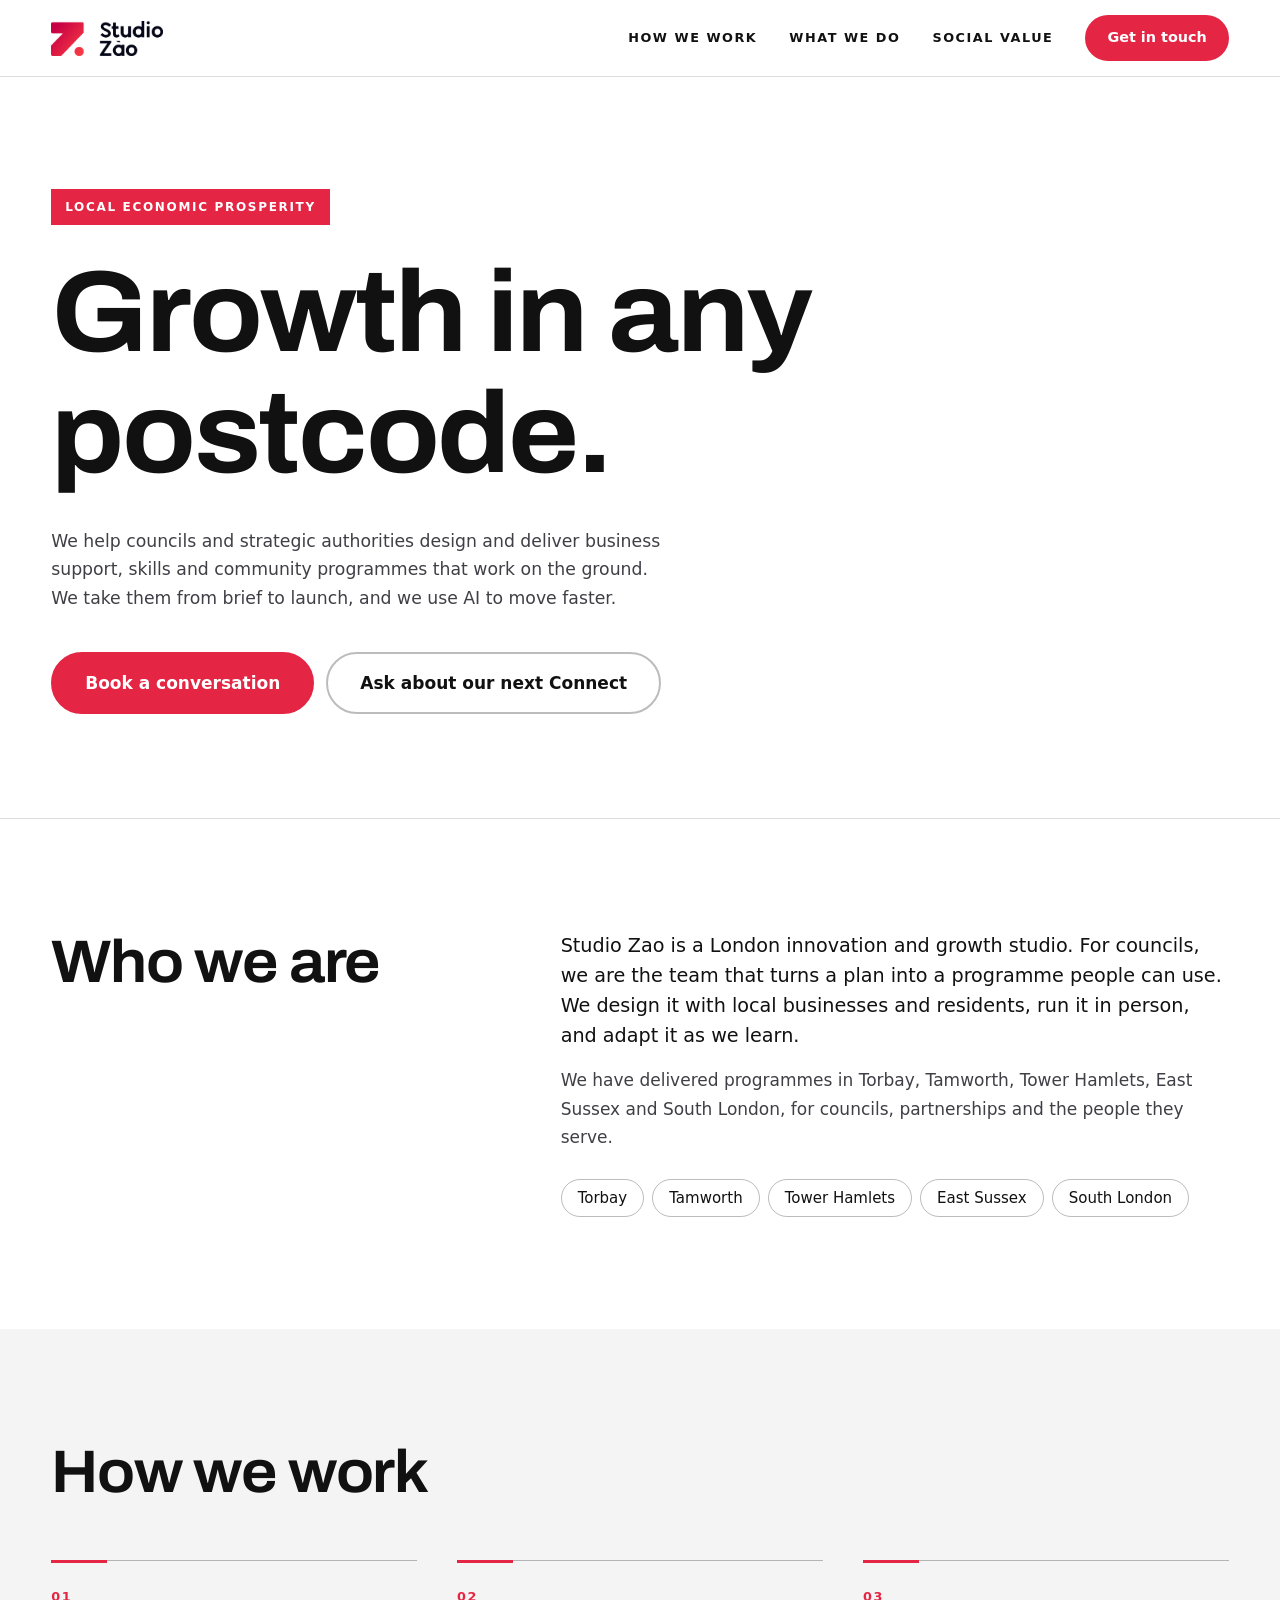
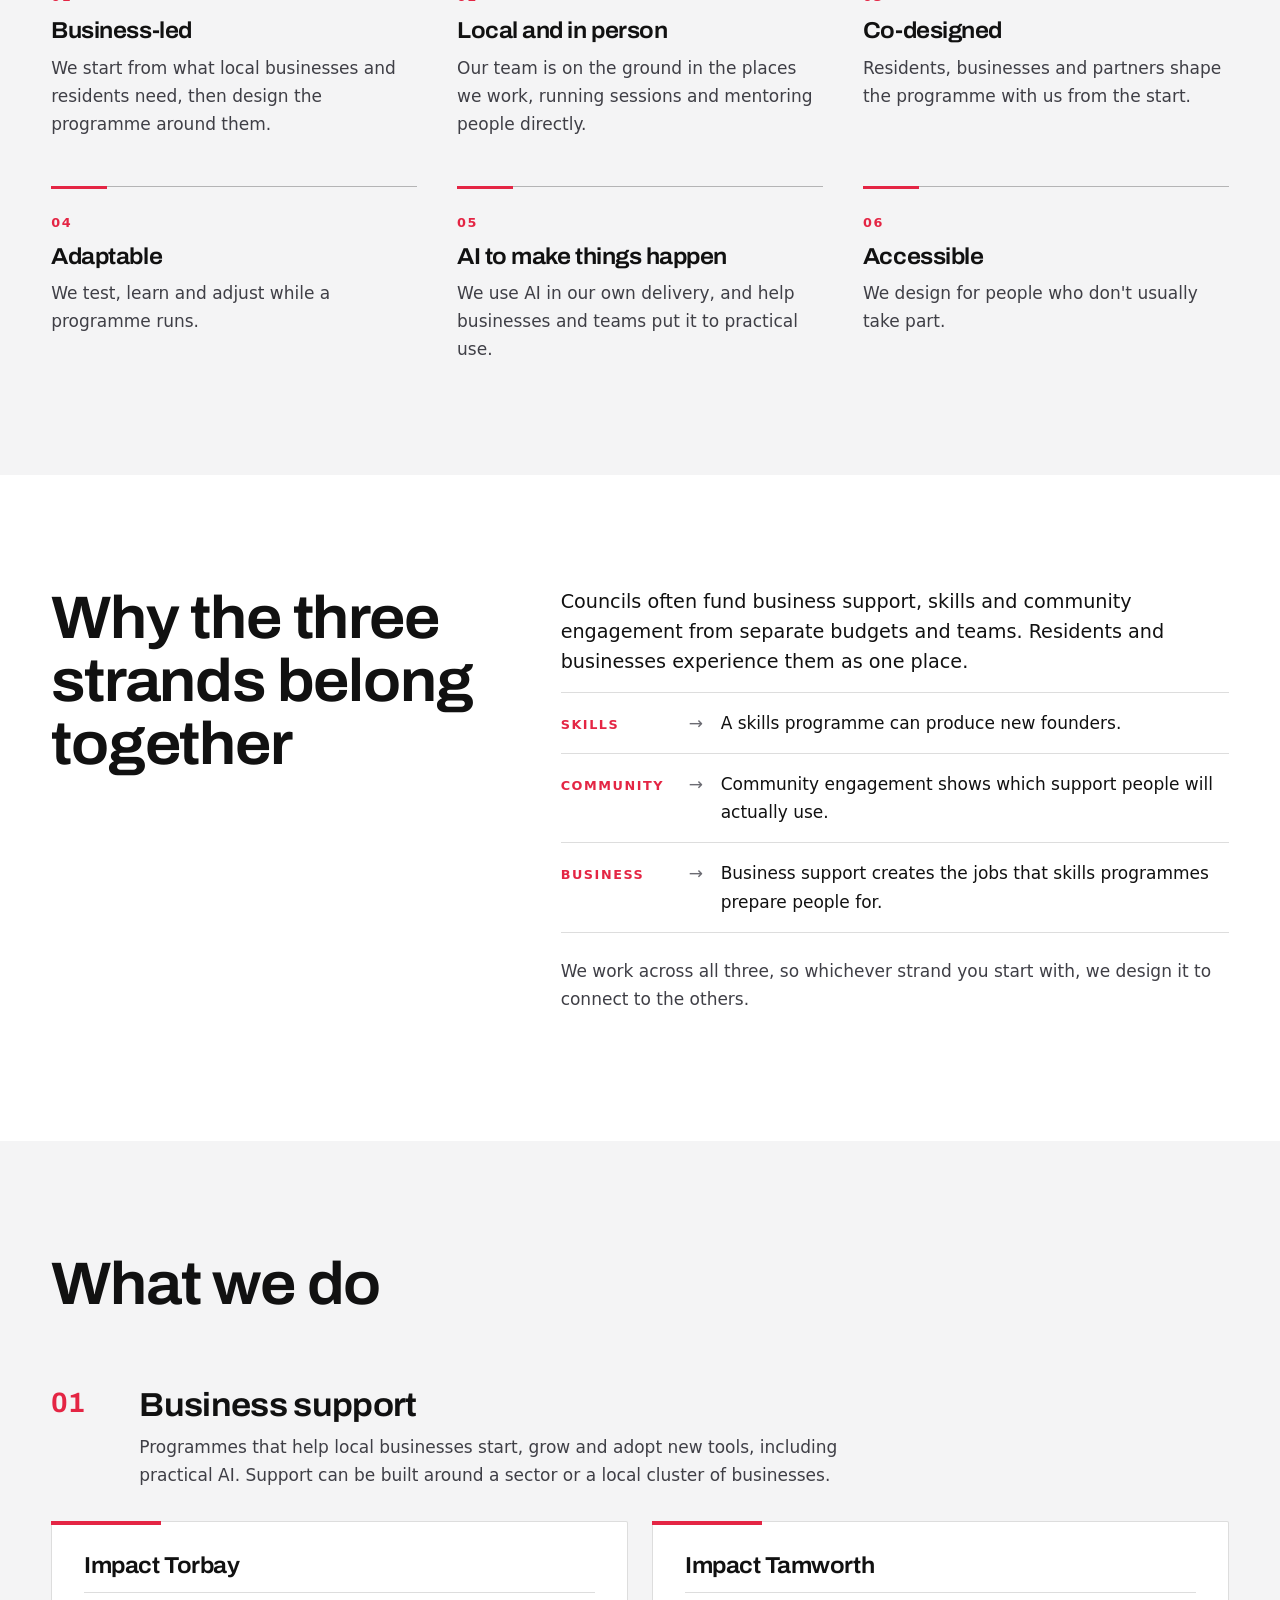
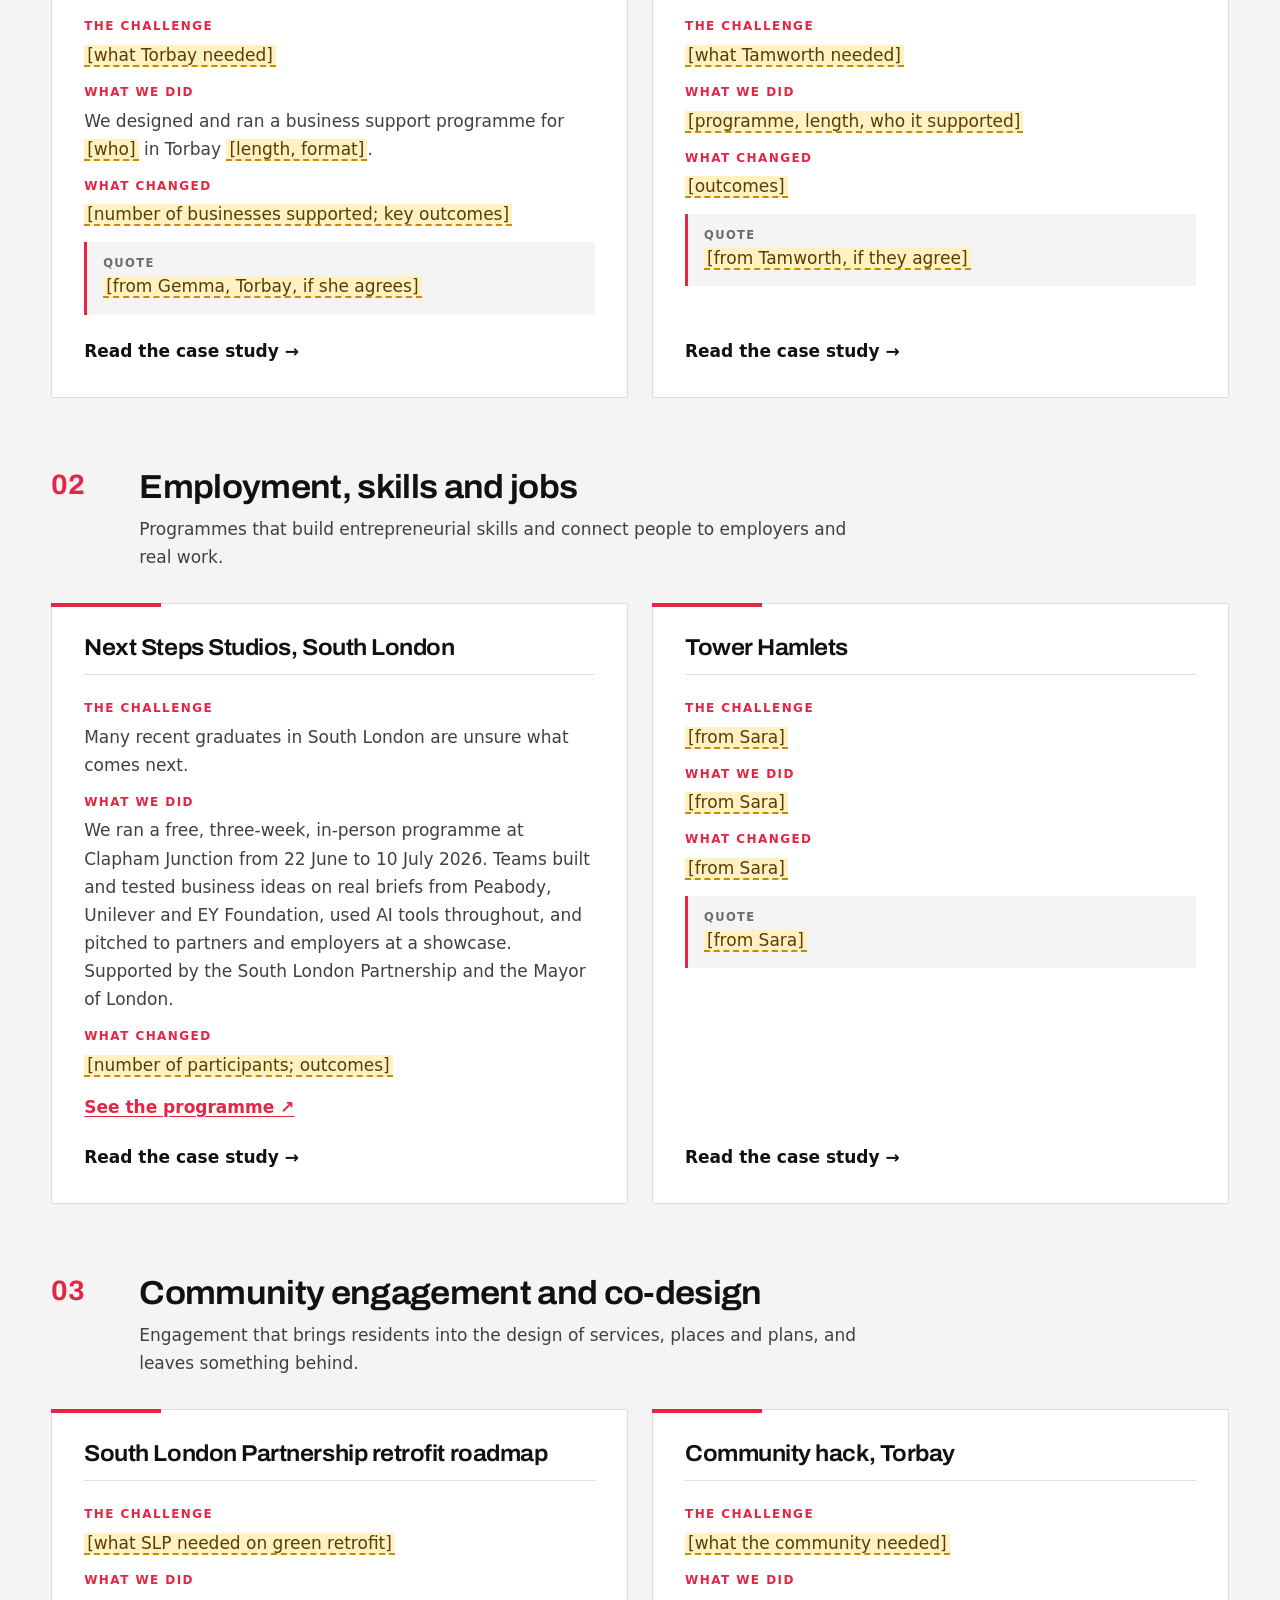
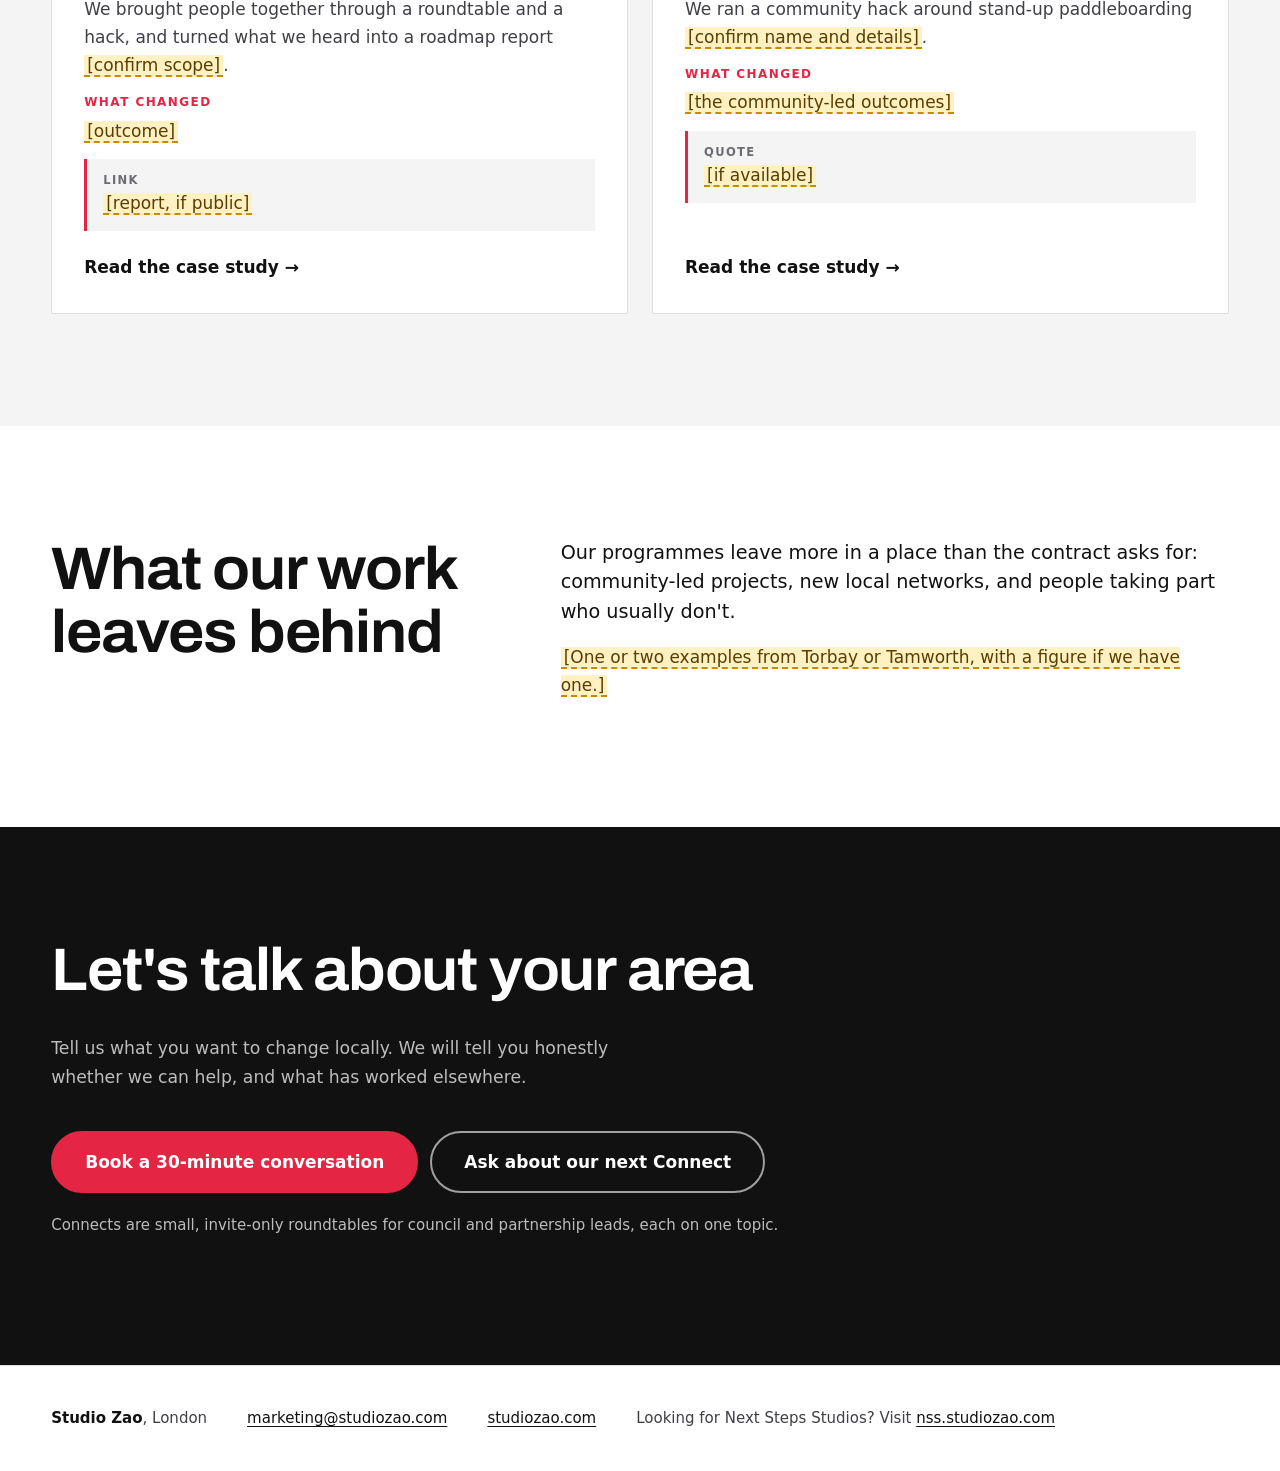
<file: index.html>
<!doctype html>
<html lang="en-GB">
<head>
<meta charset="utf-8">
<meta name="viewport" content="width=device-width, initial-scale=1">
<title>Local economic prosperity | Studio Zao</title>
<meta name="description" content="Studio Zao helps councils and strategic authorities design and deliver business support, skills and community programmes that work on the ground.">
<link rel="preconnect" href="https://fonts.googleapis.com"><link rel="preconnect" href="https://fonts.gstatic.com" crossorigin><link href="https://fonts.googleapis.com/css2?family=Archivo:wdth,wght@100..125,500..900&display=swap" rel="stylesheet"><link rel="preconnect" href="https://api.fontshare.com"><link href="https://api.fontshare.com/v2/css?f[]=satoshi@400,500,700&display=swap" rel="stylesheet">
<link rel="stylesheet" href="styles.css">
<script>document.documentElement.classList.add('js')</script>
</head>
<body>
<a class="skip" href="#main">Skip to content</a>
<header class="site-header">
  <div class="wrap bar">
    <a class="brand" href="index.html"><img src="assets/studiozao-logo.png" alt="Studio Zao" width="113" height="35"></a>
    <nav aria-label="Main">
      <a href="index.html#how">How we work</a>
      <a href="index.html#what">What we do</a>
      <a href="index.html#value">Social value</a>
      <a class="btn btn-small" href="index.html#contact">Get in touch</a>
    </nav>
  </div>
</header>
<main id="main">
<section class="hero">
  <div class="wrap">
    <p class="label">Local economic prosperity</p>
    <h1>Growth in any postcode.</h1>
    <p class="lede">We help councils and strategic authorities design and deliver business support, skills and community programmes that work on the ground. We take them from brief to launch, and we use AI to move faster.</p>
    <div class="actions">
      <a class="btn" href="mailto:chris@studiozao.com?subject=Local%20economic%20prosperity%3A%2030-minute%20conversation">Book a conversation</a>
      <a class="btn btn-ghost" href="mailto:marketing@studiozao.com?subject=Next%20Connect">Ask about our next Connect</a>
    </div>
  </div>
</section>

<section class="section" id="who">
  <div class="wrap split">
    <h2 class="reveal">Who we are</h2>
    <div class="reveal">
      <p class="big">Studio Zao is a London innovation and growth studio. For councils, we are the team that turns a plan into a programme people can use. We design it with local businesses and residents, run it in person, and adapt it as we learn.</p>
      <p>We have delivered programmes in Torbay, Tamworth, Tower Hamlets, East Sussex and South London, for councils, partnerships and the people they serve.</p>
      <ul class="places" aria-label="Places we have worked"><li>Torbay</li><li>Tamworth</li><li>Tower Hamlets</li><li>East Sussex</li><li>South London</li></ul>
    </div>
  </div>
</section>

<section class="section tint" id="how">
  <div class="wrap">
    <h2 class="reveal">How we work</h2>
    <ol class="how">
      <li class="reveal"><h3>Business-led</h3><p>We start from what local businesses and residents need, then design the programme around them.</p></li><li class="reveal"><h3>Local and in person</h3><p>Our team is on the ground in the places we work, running sessions and mentoring people directly.</p></li><li class="reveal"><h3>Co-designed</h3><p>Residents, businesses and partners shape the programme with us from the start.</p></li><li class="reveal"><h3>Adaptable</h3><p>We test, learn and adjust while a programme runs.</p></li><li class="reveal"><h3>AI to make things happen</h3><p>We use AI in our own delivery, and help businesses and teams put it to practical use.</p></li><li class="reveal"><h3>Accessible</h3><p>We design for people who don't usually take part.</p></li>
    </ol>
  </div>
</section>

<section class="section" id="why">
  <div class="wrap split">
    <h2 class="reveal">Why the three strands belong together</h2>
    <div class="reveal">
      <p class="big">Councils often fund business support, skills and community engagement from separate budgets and teams. Residents and businesses experience them as one place.</p>
      <ul class="links">
        <li><span class="from">Skills</span><span class="arrow" aria-hidden="true">&rarr;</span><span>A skills programme can produce new founders.</span></li>
        <li><span class="from">Community</span><span class="arrow" aria-hidden="true">&rarr;</span><span>Community engagement shows which support people will actually use.</span></li>
        <li><span class="from">Business</span><span class="arrow" aria-hidden="true">&rarr;</span><span>Business support creates the jobs that skills programmes prepare people for.</span></li>
      </ul>
      <p>We work across all three, so whichever strand you start with, we design it to connect to the others.</p>
    </div>
  </div>
</section>

<section class="section tint" id="what">
  <div class="wrap">
    <h2 class="reveal">What we do</h2>
    <div class="strand" id="business">
      <div class="strand-head reveal">
        <p class="num">01</p>
        <h3>Business support</h3>
        <p>Programmes that help local businesses start, grow and adopt new tools, including practical AI. Support can be built around a sector or a local cluster of businesses.</p>
      </div>
      <div class="cards">
        <article class="card reveal">
  <h4><a href="case-studies/impact-torbay.html">Impact Torbay</a></h4>
  <dl>
    <dt>The challenge</dt><dd><span class="ph">[what Torbay needed]</span></dd>
    <dt>What we did</dt><dd>We designed and ran a business support programme for <span class="ph">[who]</span> in Torbay <span class="ph">[length, format]</span>.</dd>
    <dt>What changed</dt><dd><span class="ph">[number of businesses supported; key outcomes]</span></dd>
  </dl>
  <blockquote class="proof"><span class="k">Quote</span> <span class="ph">[from Gemma, Torbay, if she agrees]</span></blockquote>
  <a class="more" href="case-studies/impact-torbay.html" aria-label="Read the full case study: Impact Torbay">Read the case study <span aria-hidden="true">&rarr;</span></a>
</article><article class="card reveal">
  <h4><a href="case-studies/impact-tamworth.html">Impact Tamworth</a></h4>
  <dl>
    <dt>The challenge</dt><dd><span class="ph">[what Tamworth needed]</span></dd>
    <dt>What we did</dt><dd><span class="ph">[programme, length, who it supported]</span></dd>
    <dt>What changed</dt><dd><span class="ph">[outcomes]</span></dd>
  </dl>
  <blockquote class="proof"><span class="k">Quote</span> <span class="ph">[from Tamworth, if they agree]</span></blockquote>
  <a class="more" href="case-studies/impact-tamworth.html" aria-label="Read the full case study: Impact Tamworth">Read the case study <span aria-hidden="true">&rarr;</span></a>
</article>
      </div>
    </div>
    <div class="strand" id="skills">
      <div class="strand-head reveal">
        <p class="num">02</p>
        <h3>Employment, skills and jobs</h3>
        <p>Programmes that build entrepreneurial skills and connect people to employers and real work.</p>
      </div>
      <div class="cards">
        <article class="card reveal">
  <h4><a href="case-studies/next-steps-studios.html">Next Steps Studios, South London</a></h4>
  <dl>
    <dt>The challenge</dt><dd>Many recent graduates in South London are unsure what comes next.</dd>
    <dt>What we did</dt><dd>We ran a free, three-week, in-person programme at Clapham Junction from 22 June to 10 July 2026. Teams built and tested business ideas on real briefs from Peabody, Unilever and EY Foundation, used AI tools throughout, and pitched to partners and employers at a showcase. Supported by the South London Partnership and the Mayor of London.</dd>
    <dt>What changed</dt><dd><span class="ph">[number of participants; outcomes]</span></dd>
  </dl>
  <a class="ext" href="https://nss.studiozao.com">See the programme <span aria-hidden="true">&#8599;</span></a>
  <a class="more" href="case-studies/next-steps-studios.html" aria-label="Read the full case study: Next Steps Studios, South London">Read the case study <span aria-hidden="true">&rarr;</span></a>
</article><article class="card reveal">
  <h4><a href="case-studies/tower-hamlets.html">Tower Hamlets</a></h4>
  <dl>
    <dt>The challenge</dt><dd><span class="ph">[from Sara]</span></dd>
    <dt>What we did</dt><dd><span class="ph">[from Sara]</span></dd>
    <dt>What changed</dt><dd><span class="ph">[from Sara]</span></dd>
  </dl>
  <blockquote class="proof"><span class="k">Quote</span> <span class="ph">[from Sara]</span></blockquote>
  <a class="more" href="case-studies/tower-hamlets.html" aria-label="Read the full case study: Tower Hamlets">Read the case study <span aria-hidden="true">&rarr;</span></a>
</article>
      </div>
    </div>
    <div class="strand" id="community">
      <div class="strand-head reveal">
        <p class="num">03</p>
        <h3>Community engagement and co-design</h3>
        <p>Engagement that brings residents into the design of services, places and plans, and leaves something behind.</p>
      </div>
      <div class="cards">
        <article class="card reveal">
  <h4><a href="case-studies/slp-retrofit-roadmap.html">South London Partnership retrofit roadmap</a></h4>
  <dl>
    <dt>The challenge</dt><dd><span class="ph">[what SLP needed on green retrofit]</span></dd>
    <dt>What we did</dt><dd>We brought people together through a roundtable and a hack, and turned what we heard into a roadmap report <span class="ph">[confirm scope]</span>.</dd>
    <dt>What changed</dt><dd><span class="ph">[outcome]</span></dd>
  </dl>
  <p class="proof"><span class="k">Link</span> <span class="ph">[report, if public]</span></p>
  <a class="more" href="case-studies/slp-retrofit-roadmap.html" aria-label="Read the full case study: South London Partnership retrofit roadmap">Read the case study <span aria-hidden="true">&rarr;</span></a>
</article><article class="card reveal">
  <h4><a href="case-studies/torbay-community-hack.html">Community hack, Torbay</a></h4>
  <dl>
    <dt>The challenge</dt><dd><span class="ph">[what the community needed]</span></dd>
    <dt>What we did</dt><dd>We ran a community hack around stand-up paddleboarding <span class="ph">[confirm name and details]</span>.</dd>
    <dt>What changed</dt><dd><span class="ph">[the community-led outcomes]</span></dd>
  </dl>
  <blockquote class="proof"><span class="k">Quote</span> <span class="ph">[if available]</span></blockquote>
  <a class="more" href="case-studies/torbay-community-hack.html" aria-label="Read the full case study: Community hack, Torbay">Read the case study <span aria-hidden="true">&rarr;</span></a>
</article>
      </div>
    </div>
  </div>
</section>

<section class="section" id="value">
  <div class="wrap split">
    <h2 class="reveal">What our work leaves behind</h2>
    <div class="reveal">
      <p class="big">Our programmes leave more in a place than the contract asks for: community-led projects, new local networks, and people taking part who usually don't.</p>
      <p><span class="ph">[One or two examples from Torbay or Tamworth, with a figure if we have one.]</span></p>
    </div>
  </div>
</section>

<section class="cta" id="contact">
  <div class="wrap">
    <h2>Let's talk about your area</h2>
    <p class="lede">Tell us what you want to change locally. We will tell you honestly whether we can help, and what has worked elsewhere.</p>
    <div class="actions">
      <a class="btn btn-light" href="mailto:chris@studiozao.com?subject=Local%20economic%20prosperity%3A%2030-minute%20conversation">Book a 30-minute conversation</a>
      <a class="btn btn-ghost-light" href="mailto:marketing@studiozao.com?subject=Next%20Connect">Ask about our next Connect</a>
    </div>
    <p class="small">Connects are small, invite-only roundtables for council and partnership leads, each on one topic.</p>
  </div>
</section>
</main>
<footer class="site-footer">
  <div class="wrap foot">
    <p><strong>Studio Zao</strong>, London</p>
    <p><a href="mailto:marketing@studiozao.com">marketing@studiozao.com</a></p>
    <p><a href="https://studiozao.com">studiozao.com</a></p>
    <p>Looking for Next Steps Studios? Visit <a href="https://nss.studiozao.com">nss.studiozao.com</a></p>
  </div>
</footer>
<script>
(function(){
  if(!('IntersectionObserver' in window))return;
  var io=new IntersectionObserver(function(es){es.forEach(function(e){if(e.isIntersecting){e.target.classList.add('in');io.unobserve(e.target);}})},{rootMargin:'0px 0px -8% 0px'});
  document.querySelectorAll('.reveal').forEach(function(el){io.observe(el)});
})();
</script>
</body>
</html>
</file>
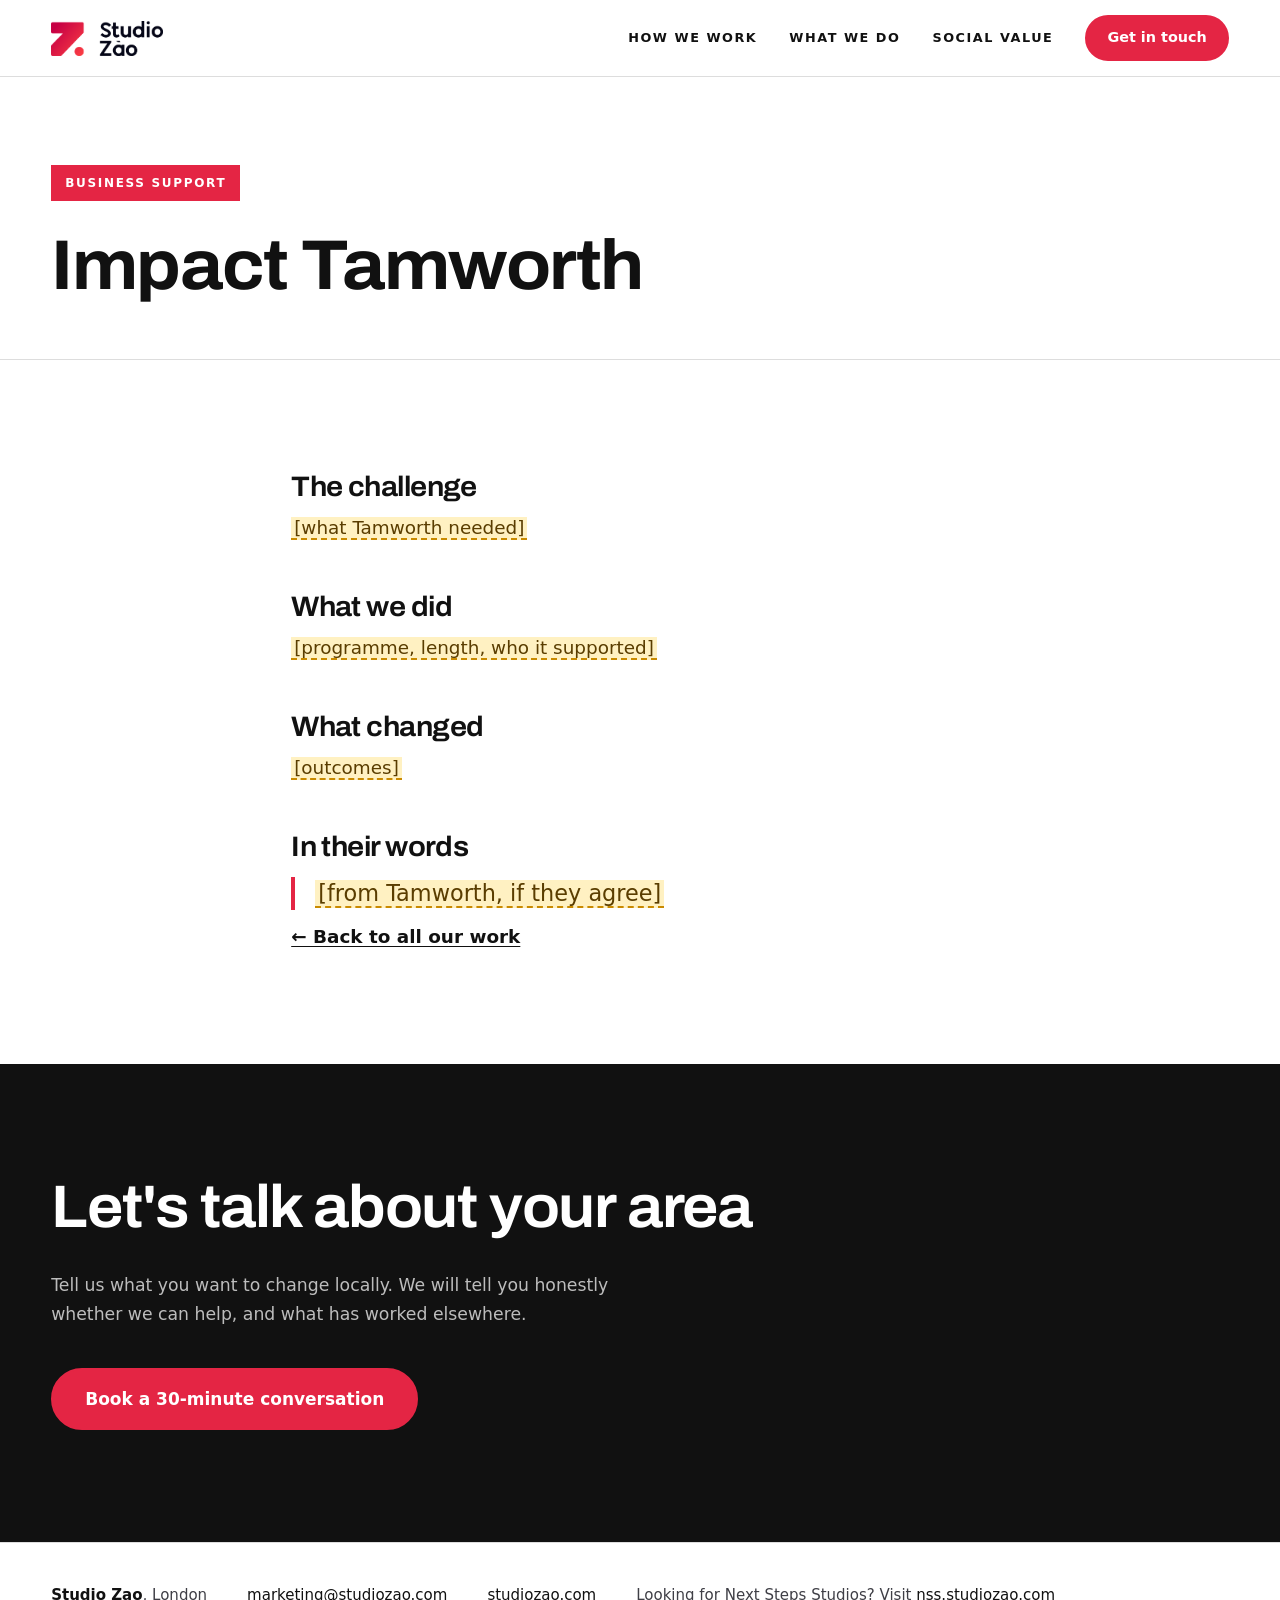
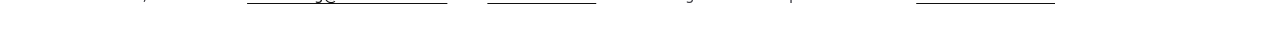
<file: case-studies/impact-tamworth.html>
<!doctype html>
<html lang="en-GB">
<head>
<meta charset="utf-8">
<meta name="viewport" content="width=device-width, initial-scale=1">
<title>Impact Tamworth | Local economic prosperity | Studio Zao</title>
<meta name="description" content="Case study: Impact Tamworth. Business support by Studio Zao.">
<link rel="preconnect" href="https://fonts.googleapis.com"><link rel="preconnect" href="https://fonts.gstatic.com" crossorigin><link href="https://fonts.googleapis.com/css2?family=Archivo:wdth,wght@100..125,500..900&display=swap" rel="stylesheet"><link rel="preconnect" href="https://api.fontshare.com"><link href="https://api.fontshare.com/v2/css?f[]=satoshi@400,500,700&display=swap" rel="stylesheet">
<link rel="stylesheet" href="../styles.css">
<script>document.documentElement.classList.add('js')</script>
</head>
<body>
<a class="skip" href="#main">Skip to content</a>
<header class="site-header">
  <div class="wrap bar">
    <a class="brand" href="../index.html"><img src="../assets/studiozao-logo.png" alt="Studio Zao" width="113" height="35"></a>
    <nav aria-label="Main">
      <a href="../index.html#how">How we work</a>
      <a href="../index.html#what">What we do</a>
      <a href="../index.html#value">Social value</a>
      <a class="btn btn-small" href="../index.html#contact">Get in touch</a>
    </nav>
  </div>
</header>
<main id="main">
<section class="hero hero-case">
  <div class="wrap">
    <p class="label"><a href="../index.html#business">Business support</a></p>
    <h1>Impact Tamworth</h1>
  </div>
</section>
<section class="section">
  <div class="wrap case">
    <h2>The challenge</h2><p><span class="ph">[what Tamworth needed]</span></p>
    <h2>What we did</h2><p><span class="ph">[programme, length, who it supported]</span></p>
    <h2>What changed</h2><p><span class="ph">[outcomes]</span></p>
    
    
    <h2>In their words</h2><blockquote class="pull"><span class="ph">[from Tamworth, if they agree]</span></blockquote>
    <p class="back"><a href="../index.html#what">&larr; Back to all our work</a></p>
  </div>
</section>
<section class="cta">
  <div class="wrap">
    <h2>Let's talk about your area</h2>
    <p class="lede">Tell us what you want to change locally. We will tell you honestly whether we can help, and what has worked elsewhere.</p>
    <div class="actions"><a class="btn btn-light" href="mailto:chris@studiozao.com?subject=Local%20economic%20prosperity%3A%2030-minute%20conversation">Book a 30-minute conversation</a></div>
  </div>
</section>
</main>
<footer class="site-footer">
  <div class="wrap foot">
    <p><strong>Studio Zao</strong>, London</p>
    <p><a href="mailto:marketing@studiozao.com">marketing@studiozao.com</a></p>
    <p><a href="https://studiozao.com">studiozao.com</a></p>
    <p>Looking for Next Steps Studios? Visit <a href="https://nss.studiozao.com">nss.studiozao.com</a></p>
  </div>
</footer>
<script>
(function(){
  if(!('IntersectionObserver' in window))return;
  var io=new IntersectionObserver(function(es){es.forEach(function(e){if(e.isIntersecting){e.target.classList.add('in');io.unobserve(e.target);}})},{rootMargin:'0px 0px -8% 0px'});
  document.querySelectorAll('.reveal').forEach(function(el){io.observe(el)});
})();
</script>
</body>
</html>
</file>
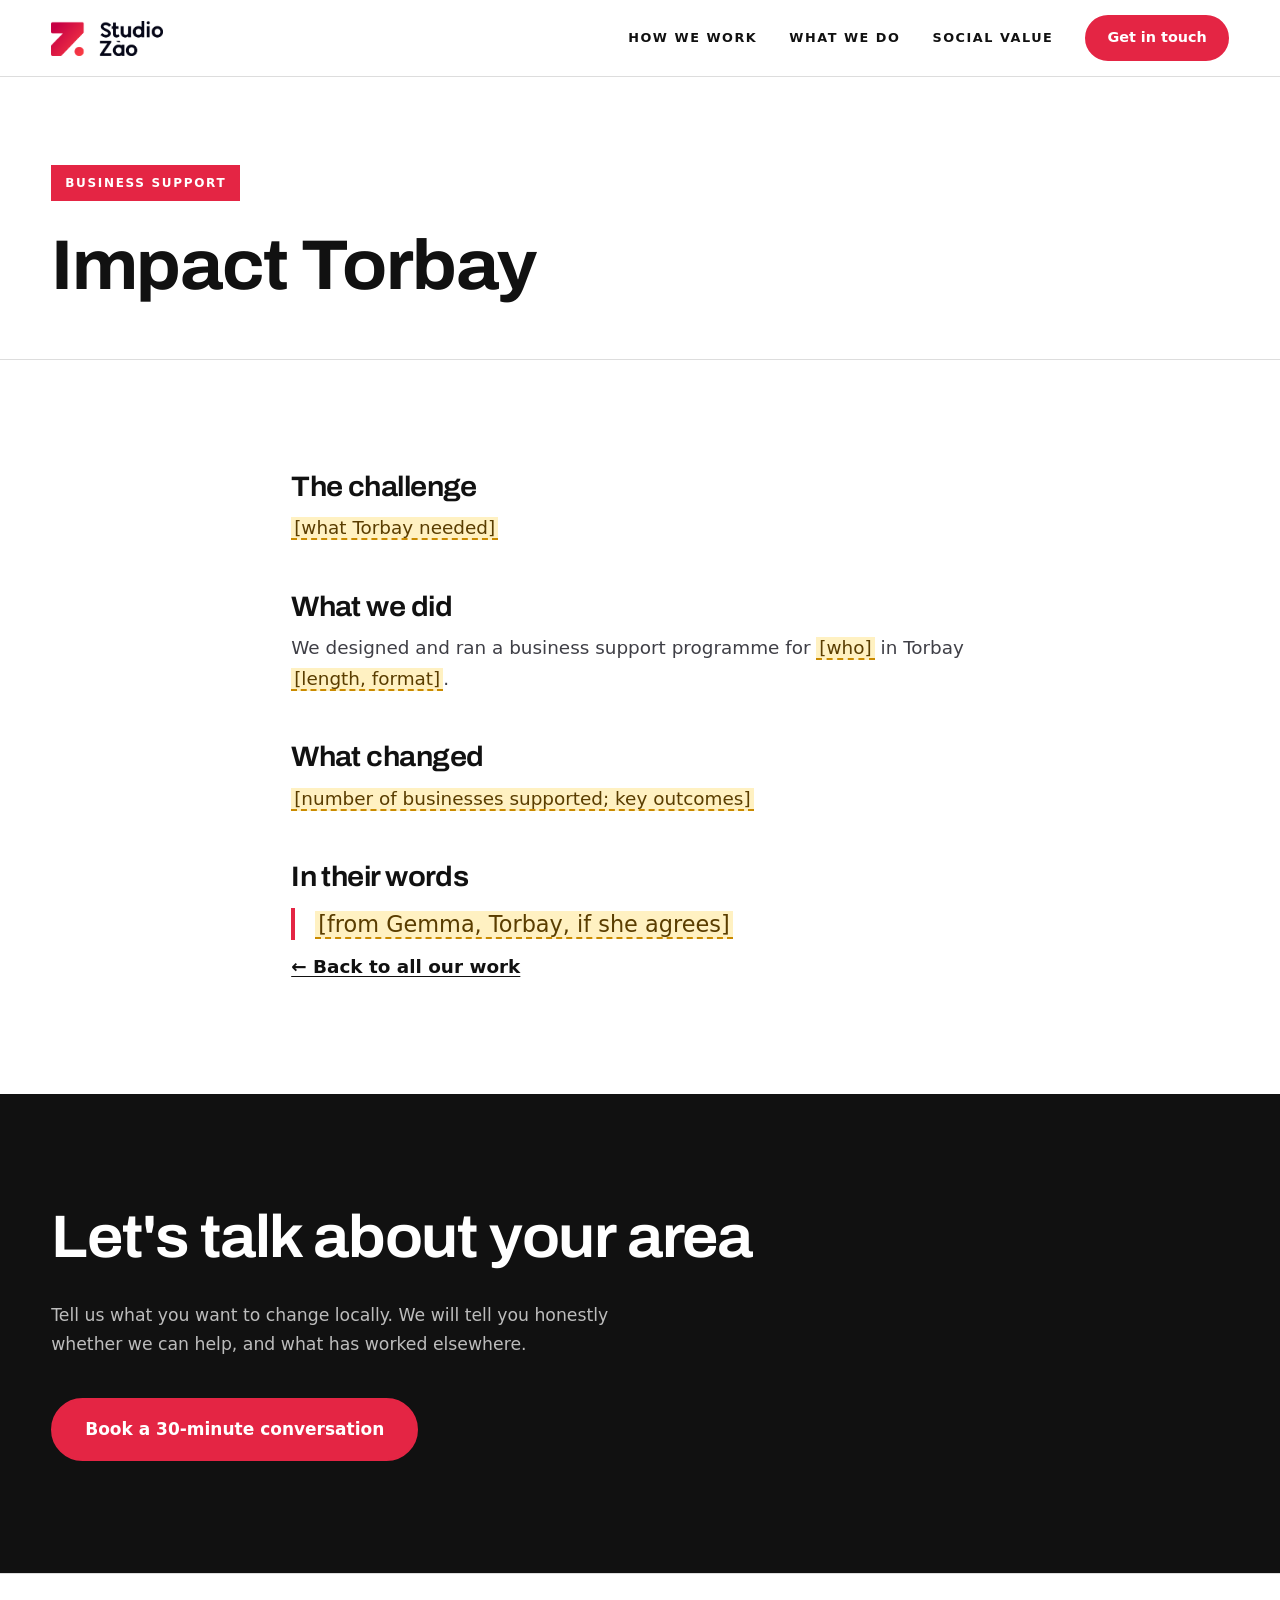
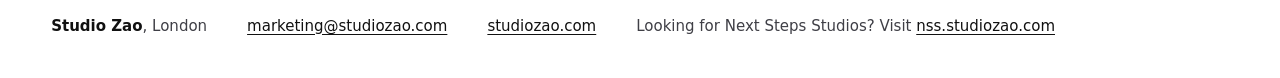
<file: case-studies/impact-torbay.html>
<!doctype html>
<html lang="en-GB">
<head>
<meta charset="utf-8">
<meta name="viewport" content="width=device-width, initial-scale=1">
<title>Impact Torbay | Local economic prosperity | Studio Zao</title>
<meta name="description" content="Case study: Impact Torbay. Business support by Studio Zao.">
<link rel="preconnect" href="https://fonts.googleapis.com"><link rel="preconnect" href="https://fonts.gstatic.com" crossorigin><link href="https://fonts.googleapis.com/css2?family=Archivo:wdth,wght@100..125,500..900&display=swap" rel="stylesheet"><link rel="preconnect" href="https://api.fontshare.com"><link href="https://api.fontshare.com/v2/css?f[]=satoshi@400,500,700&display=swap" rel="stylesheet">
<link rel="stylesheet" href="../styles.css">
<script>document.documentElement.classList.add('js')</script>
</head>
<body>
<a class="skip" href="#main">Skip to content</a>
<header class="site-header">
  <div class="wrap bar">
    <a class="brand" href="../index.html"><img src="../assets/studiozao-logo.png" alt="Studio Zao" width="113" height="35"></a>
    <nav aria-label="Main">
      <a href="../index.html#how">How we work</a>
      <a href="../index.html#what">What we do</a>
      <a href="../index.html#value">Social value</a>
      <a class="btn btn-small" href="../index.html#contact">Get in touch</a>
    </nav>
  </div>
</header>
<main id="main">
<section class="hero hero-case">
  <div class="wrap">
    <p class="label"><a href="../index.html#business">Business support</a></p>
    <h1>Impact Torbay</h1>
  </div>
</section>
<section class="section">
  <div class="wrap case">
    <h2>The challenge</h2><p><span class="ph">[what Torbay needed]</span></p>
    <h2>What we did</h2><p>We designed and ran a business support programme for <span class="ph">[who]</span> in Torbay <span class="ph">[length, format]</span>.</p>
    <h2>What changed</h2><p><span class="ph">[number of businesses supported; key outcomes]</span></p>
    
    
    <h2>In their words</h2><blockquote class="pull"><span class="ph">[from Gemma, Torbay, if she agrees]</span></blockquote>
    <p class="back"><a href="../index.html#what">&larr; Back to all our work</a></p>
  </div>
</section>
<section class="cta">
  <div class="wrap">
    <h2>Let's talk about your area</h2>
    <p class="lede">Tell us what you want to change locally. We will tell you honestly whether we can help, and what has worked elsewhere.</p>
    <div class="actions"><a class="btn btn-light" href="mailto:chris@studiozao.com?subject=Local%20economic%20prosperity%3A%2030-minute%20conversation">Book a 30-minute conversation</a></div>
  </div>
</section>
</main>
<footer class="site-footer">
  <div class="wrap foot">
    <p><strong>Studio Zao</strong>, London</p>
    <p><a href="mailto:marketing@studiozao.com">marketing@studiozao.com</a></p>
    <p><a href="https://studiozao.com">studiozao.com</a></p>
    <p>Looking for Next Steps Studios? Visit <a href="https://nss.studiozao.com">nss.studiozao.com</a></p>
  </div>
</footer>
<script>
(function(){
  if(!('IntersectionObserver' in window))return;
  var io=new IntersectionObserver(function(es){es.forEach(function(e){if(e.isIntersecting){e.target.classList.add('in');io.unobserve(e.target);}})},{rootMargin:'0px 0px -8% 0px'});
  document.querySelectorAll('.reveal').forEach(function(el){io.observe(el)});
})();
</script>
</body>
</html>
</file>
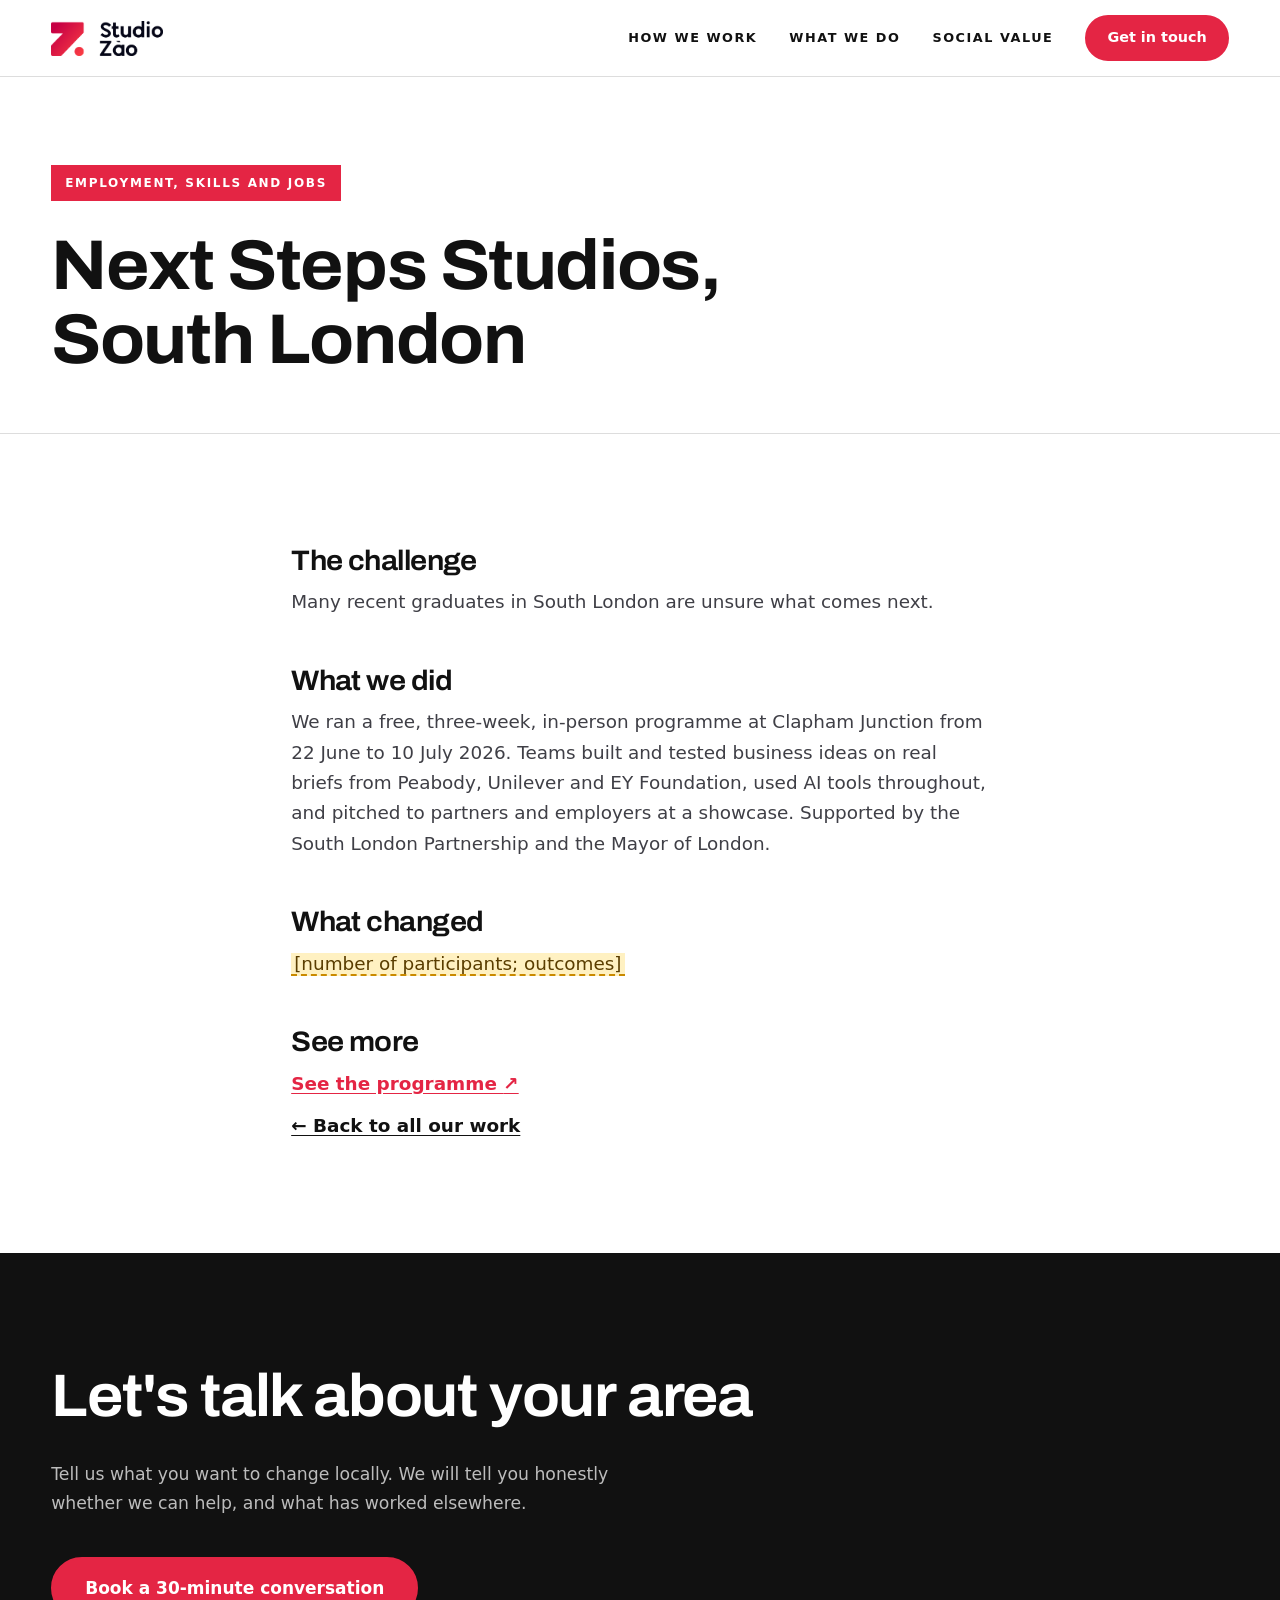
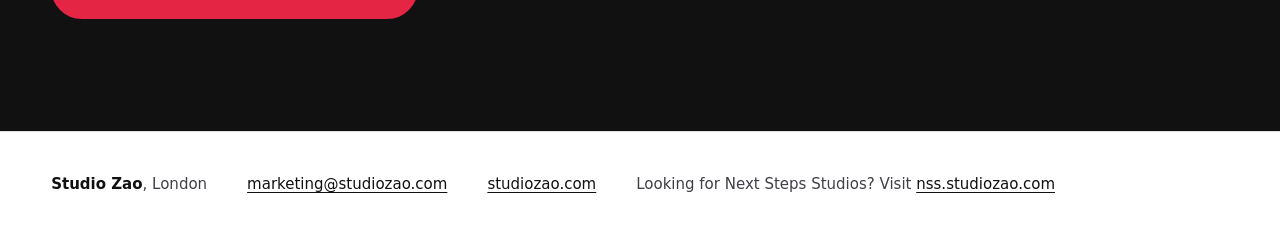
<file: case-studies/next-steps-studios.html>
<!doctype html>
<html lang="en-GB">
<head>
<meta charset="utf-8">
<meta name="viewport" content="width=device-width, initial-scale=1">
<title>Next Steps Studios, South London | Local economic prosperity | Studio Zao</title>
<meta name="description" content="Case study: Next Steps Studios, South London. Employment, skills and jobs by Studio Zao.">
<link rel="preconnect" href="https://fonts.googleapis.com"><link rel="preconnect" href="https://fonts.gstatic.com" crossorigin><link href="https://fonts.googleapis.com/css2?family=Archivo:wdth,wght@100..125,500..900&display=swap" rel="stylesheet"><link rel="preconnect" href="https://api.fontshare.com"><link href="https://api.fontshare.com/v2/css?f[]=satoshi@400,500,700&display=swap" rel="stylesheet">
<link rel="stylesheet" href="../styles.css">
<script>document.documentElement.classList.add('js')</script>
</head>
<body>
<a class="skip" href="#main">Skip to content</a>
<header class="site-header">
  <div class="wrap bar">
    <a class="brand" href="../index.html"><img src="../assets/studiozao-logo.png" alt="Studio Zao" width="113" height="35"></a>
    <nav aria-label="Main">
      <a href="../index.html#how">How we work</a>
      <a href="../index.html#what">What we do</a>
      <a href="../index.html#value">Social value</a>
      <a class="btn btn-small" href="../index.html#contact">Get in touch</a>
    </nav>
  </div>
</header>
<main id="main">
<section class="hero hero-case">
  <div class="wrap">
    <p class="label"><a href="../index.html#skills">Employment, skills and jobs</a></p>
    <h1>Next Steps Studios, South London</h1>
  </div>
</section>
<section class="section">
  <div class="wrap case">
    <h2>The challenge</h2><p>Many recent graduates in South London are unsure what comes next.</p>
    <h2>What we did</h2><p>We ran a free, three-week, in-person programme at Clapham Junction from 22 June to 10 July 2026. Teams built and tested business ideas on real briefs from Peabody, Unilever and EY Foundation, used AI tools throughout, and pitched to partners and employers at a showcase. Supported by the South London Partnership and the Mayor of London.</p>
    <h2>What changed</h2><p><span class="ph">[number of participants; outcomes]</span></p>
    <h2>See more</h2><p><a class="ext" href="https://nss.studiozao.com">See the programme <span aria-hidden="true">&#8599;</span></a></p>
    
    
    <p class="back"><a href="../index.html#what">&larr; Back to all our work</a></p>
  </div>
</section>
<section class="cta">
  <div class="wrap">
    <h2>Let's talk about your area</h2>
    <p class="lede">Tell us what you want to change locally. We will tell you honestly whether we can help, and what has worked elsewhere.</p>
    <div class="actions"><a class="btn btn-light" href="mailto:chris@studiozao.com?subject=Local%20economic%20prosperity%3A%2030-minute%20conversation">Book a 30-minute conversation</a></div>
  </div>
</section>
</main>
<footer class="site-footer">
  <div class="wrap foot">
    <p><strong>Studio Zao</strong>, London</p>
    <p><a href="mailto:marketing@studiozao.com">marketing@studiozao.com</a></p>
    <p><a href="https://studiozao.com">studiozao.com</a></p>
    <p>Looking for Next Steps Studios? Visit <a href="https://nss.studiozao.com">nss.studiozao.com</a></p>
  </div>
</footer>
<script>
(function(){
  if(!('IntersectionObserver' in window))return;
  var io=new IntersectionObserver(function(es){es.forEach(function(e){if(e.isIntersecting){e.target.classList.add('in');io.unobserve(e.target);}})},{rootMargin:'0px 0px -8% 0px'});
  document.querySelectorAll('.reveal').forEach(function(el){io.observe(el)});
})();
</script>
</body>
</html>
</file>
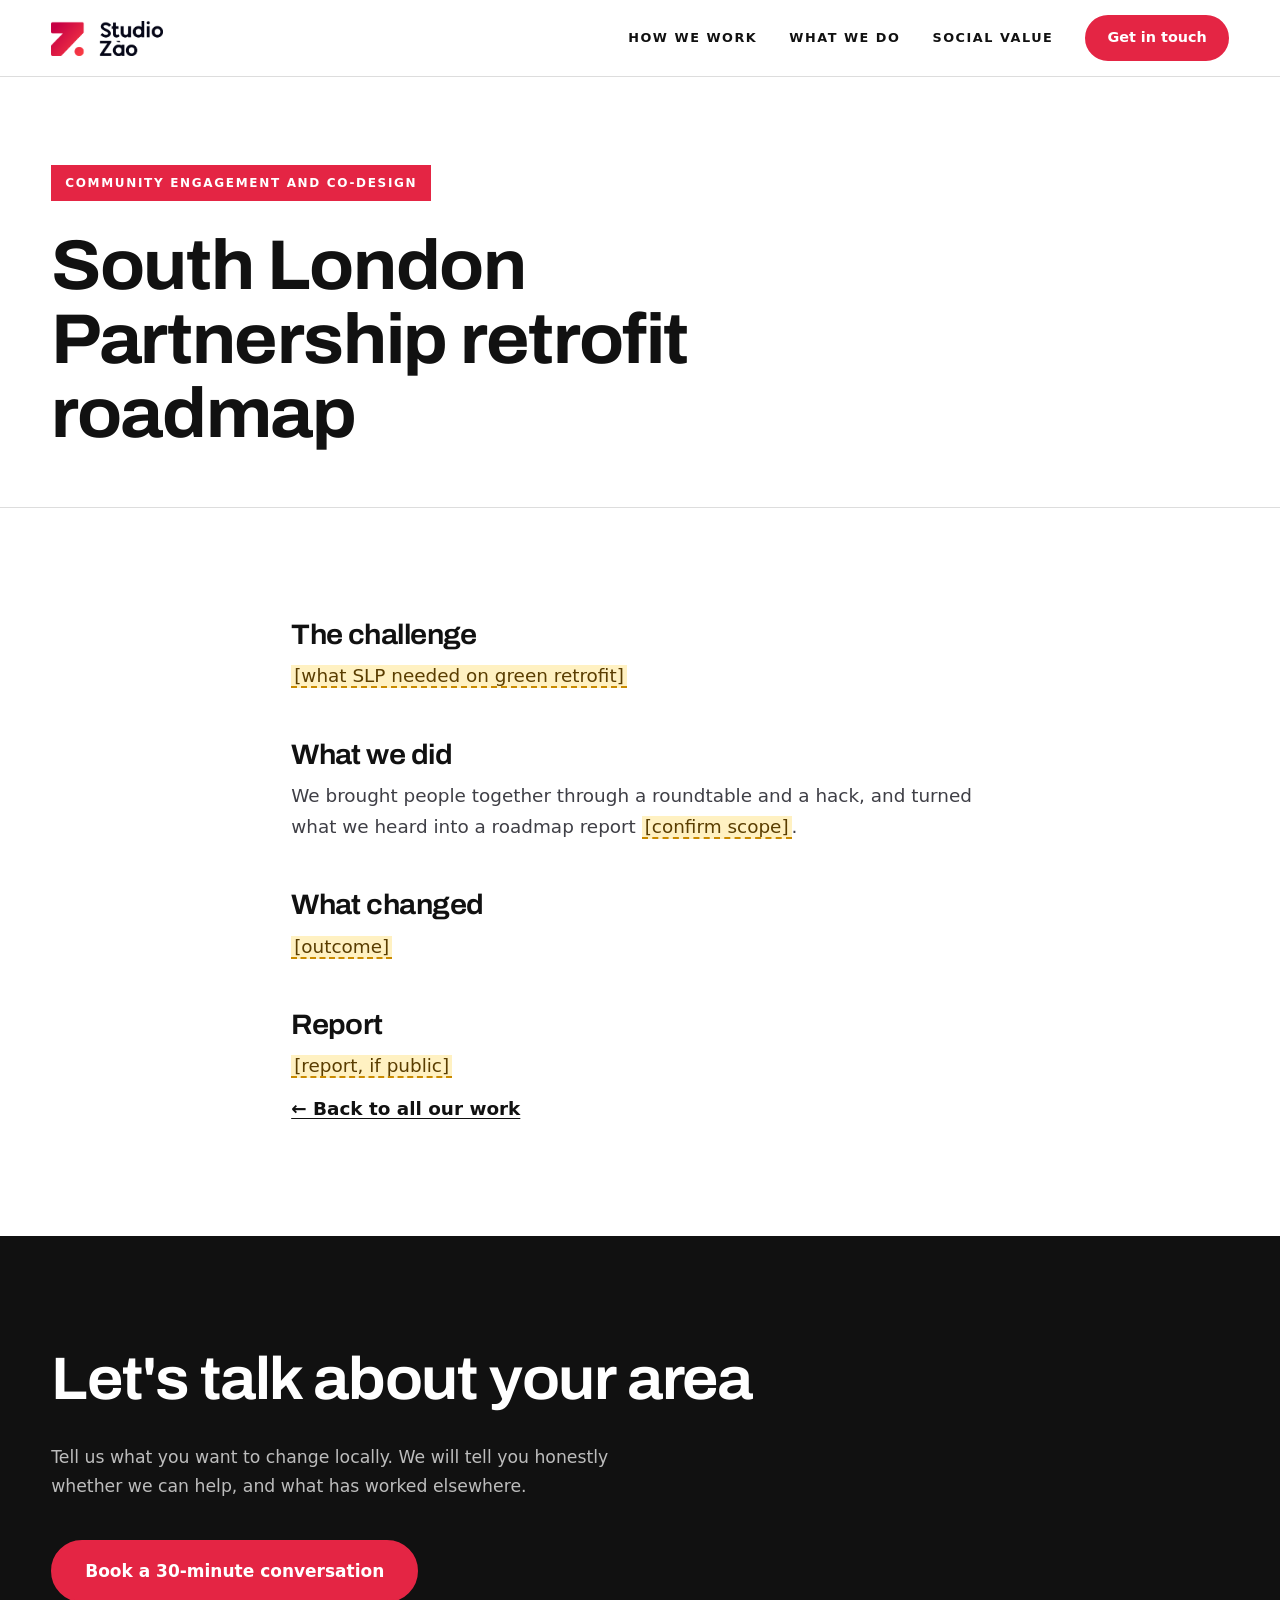
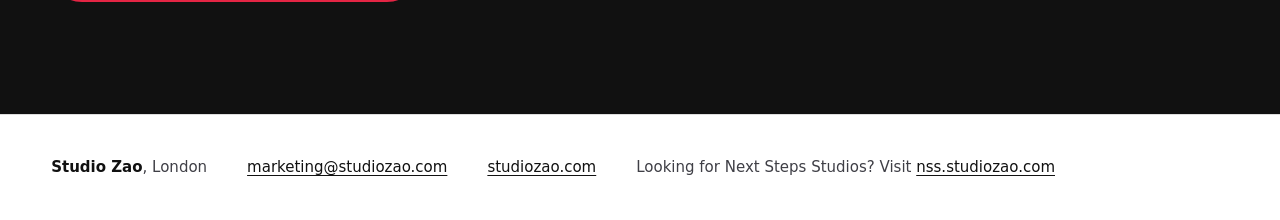
<file: case-studies/slp-retrofit-roadmap.html>
<!doctype html>
<html lang="en-GB">
<head>
<meta charset="utf-8">
<meta name="viewport" content="width=device-width, initial-scale=1">
<title>South London Partnership retrofit roadmap | Local economic prosperity | Studio Zao</title>
<meta name="description" content="Case study: South London Partnership retrofit roadmap. Community engagement and co-design by Studio Zao.">
<link rel="preconnect" href="https://fonts.googleapis.com"><link rel="preconnect" href="https://fonts.gstatic.com" crossorigin><link href="https://fonts.googleapis.com/css2?family=Archivo:wdth,wght@100..125,500..900&display=swap" rel="stylesheet"><link rel="preconnect" href="https://api.fontshare.com"><link href="https://api.fontshare.com/v2/css?f[]=satoshi@400,500,700&display=swap" rel="stylesheet">
<link rel="stylesheet" href="../styles.css">
<script>document.documentElement.classList.add('js')</script>
</head>
<body>
<a class="skip" href="#main">Skip to content</a>
<header class="site-header">
  <div class="wrap bar">
    <a class="brand" href="../index.html"><img src="../assets/studiozao-logo.png" alt="Studio Zao" width="113" height="35"></a>
    <nav aria-label="Main">
      <a href="../index.html#how">How we work</a>
      <a href="../index.html#what">What we do</a>
      <a href="../index.html#value">Social value</a>
      <a class="btn btn-small" href="../index.html#contact">Get in touch</a>
    </nav>
  </div>
</header>
<main id="main">
<section class="hero hero-case">
  <div class="wrap">
    <p class="label"><a href="../index.html#community">Community engagement and co-design</a></p>
    <h1>South London Partnership retrofit roadmap</h1>
  </div>
</section>
<section class="section">
  <div class="wrap case">
    <h2>The challenge</h2><p><span class="ph">[what SLP needed on green retrofit]</span></p>
    <h2>What we did</h2><p>We brought people together through a roundtable and a hack, and turned what we heard into a roadmap report <span class="ph">[confirm scope]</span>.</p>
    <h2>What changed</h2><p><span class="ph">[outcome]</span></p>
    
    <h2>Report</h2><p><span class="ph">[report, if public]</span></p>
    
    <p class="back"><a href="../index.html#what">&larr; Back to all our work</a></p>
  </div>
</section>
<section class="cta">
  <div class="wrap">
    <h2>Let's talk about your area</h2>
    <p class="lede">Tell us what you want to change locally. We will tell you honestly whether we can help, and what has worked elsewhere.</p>
    <div class="actions"><a class="btn btn-light" href="mailto:chris@studiozao.com?subject=Local%20economic%20prosperity%3A%2030-minute%20conversation">Book a 30-minute conversation</a></div>
  </div>
</section>
</main>
<footer class="site-footer">
  <div class="wrap foot">
    <p><strong>Studio Zao</strong>, London</p>
    <p><a href="mailto:marketing@studiozao.com">marketing@studiozao.com</a></p>
    <p><a href="https://studiozao.com">studiozao.com</a></p>
    <p>Looking for Next Steps Studios? Visit <a href="https://nss.studiozao.com">nss.studiozao.com</a></p>
  </div>
</footer>
<script>
(function(){
  if(!('IntersectionObserver' in window))return;
  var io=new IntersectionObserver(function(es){es.forEach(function(e){if(e.isIntersecting){e.target.classList.add('in');io.unobserve(e.target);}})},{rootMargin:'0px 0px -8% 0px'});
  document.querySelectorAll('.reveal').forEach(function(el){io.observe(el)});
})();
</script>
</body>
</html>
</file>
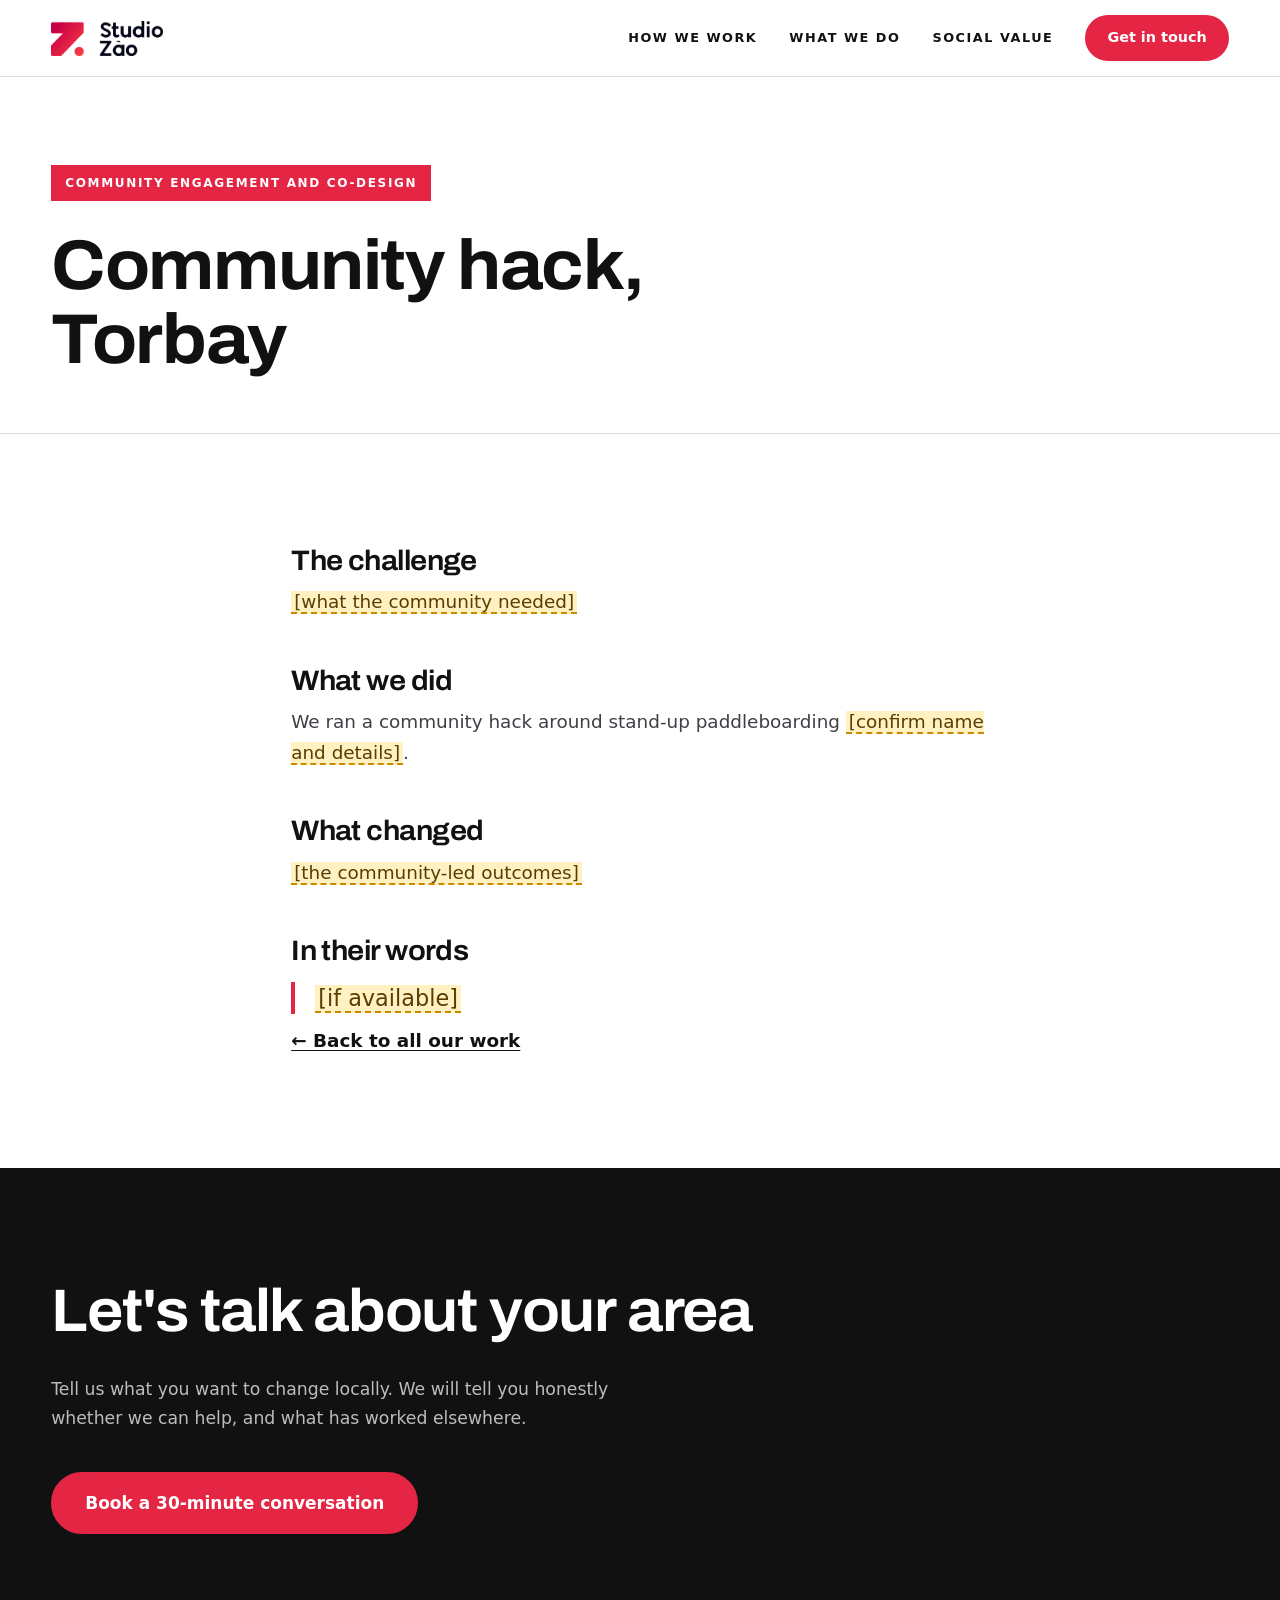
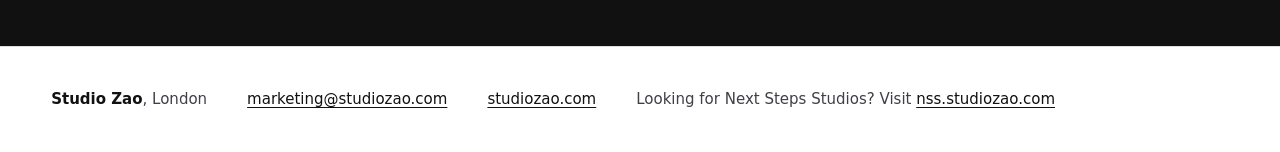
<file: case-studies/torbay-community-hack.html>
<!doctype html>
<html lang="en-GB">
<head>
<meta charset="utf-8">
<meta name="viewport" content="width=device-width, initial-scale=1">
<title>Community hack, Torbay | Local economic prosperity | Studio Zao</title>
<meta name="description" content="Case study: Community hack, Torbay. Community engagement and co-design by Studio Zao.">
<link rel="preconnect" href="https://fonts.googleapis.com"><link rel="preconnect" href="https://fonts.gstatic.com" crossorigin><link href="https://fonts.googleapis.com/css2?family=Archivo:wdth,wght@100..125,500..900&display=swap" rel="stylesheet"><link rel="preconnect" href="https://api.fontshare.com"><link href="https://api.fontshare.com/v2/css?f[]=satoshi@400,500,700&display=swap" rel="stylesheet">
<link rel="stylesheet" href="../styles.css">
<script>document.documentElement.classList.add('js')</script>
</head>
<body>
<a class="skip" href="#main">Skip to content</a>
<header class="site-header">
  <div class="wrap bar">
    <a class="brand" href="../index.html"><img src="../assets/studiozao-logo.png" alt="Studio Zao" width="113" height="35"></a>
    <nav aria-label="Main">
      <a href="../index.html#how">How we work</a>
      <a href="../index.html#what">What we do</a>
      <a href="../index.html#value">Social value</a>
      <a class="btn btn-small" href="../index.html#contact">Get in touch</a>
    </nav>
  </div>
</header>
<main id="main">
<section class="hero hero-case">
  <div class="wrap">
    <p class="label"><a href="../index.html#community">Community engagement and co-design</a></p>
    <h1>Community hack, Torbay</h1>
  </div>
</section>
<section class="section">
  <div class="wrap case">
    <h2>The challenge</h2><p><span class="ph">[what the community needed]</span></p>
    <h2>What we did</h2><p>We ran a community hack around stand-up paddleboarding <span class="ph">[confirm name and details]</span>.</p>
    <h2>What changed</h2><p><span class="ph">[the community-led outcomes]</span></p>
    
    
    <h2>In their words</h2><blockquote class="pull"><span class="ph">[if available]</span></blockquote>
    <p class="back"><a href="../index.html#what">&larr; Back to all our work</a></p>
  </div>
</section>
<section class="cta">
  <div class="wrap">
    <h2>Let's talk about your area</h2>
    <p class="lede">Tell us what you want to change locally. We will tell you honestly whether we can help, and what has worked elsewhere.</p>
    <div class="actions"><a class="btn btn-light" href="mailto:chris@studiozao.com?subject=Local%20economic%20prosperity%3A%2030-minute%20conversation">Book a 30-minute conversation</a></div>
  </div>
</section>
</main>
<footer class="site-footer">
  <div class="wrap foot">
    <p><strong>Studio Zao</strong>, London</p>
    <p><a href="mailto:marketing@studiozao.com">marketing@studiozao.com</a></p>
    <p><a href="https://studiozao.com">studiozao.com</a></p>
    <p>Looking for Next Steps Studios? Visit <a href="https://nss.studiozao.com">nss.studiozao.com</a></p>
  </div>
</footer>
<script>
(function(){
  if(!('IntersectionObserver' in window))return;
  var io=new IntersectionObserver(function(es){es.forEach(function(e){if(e.isIntersecting){e.target.classList.add('in');io.unobserve(e.target);}})},{rootMargin:'0px 0px -8% 0px'});
  document.querySelectorAll('.reveal').forEach(function(el){io.observe(el)});
})();
</script>
</body>
</html>
</file>
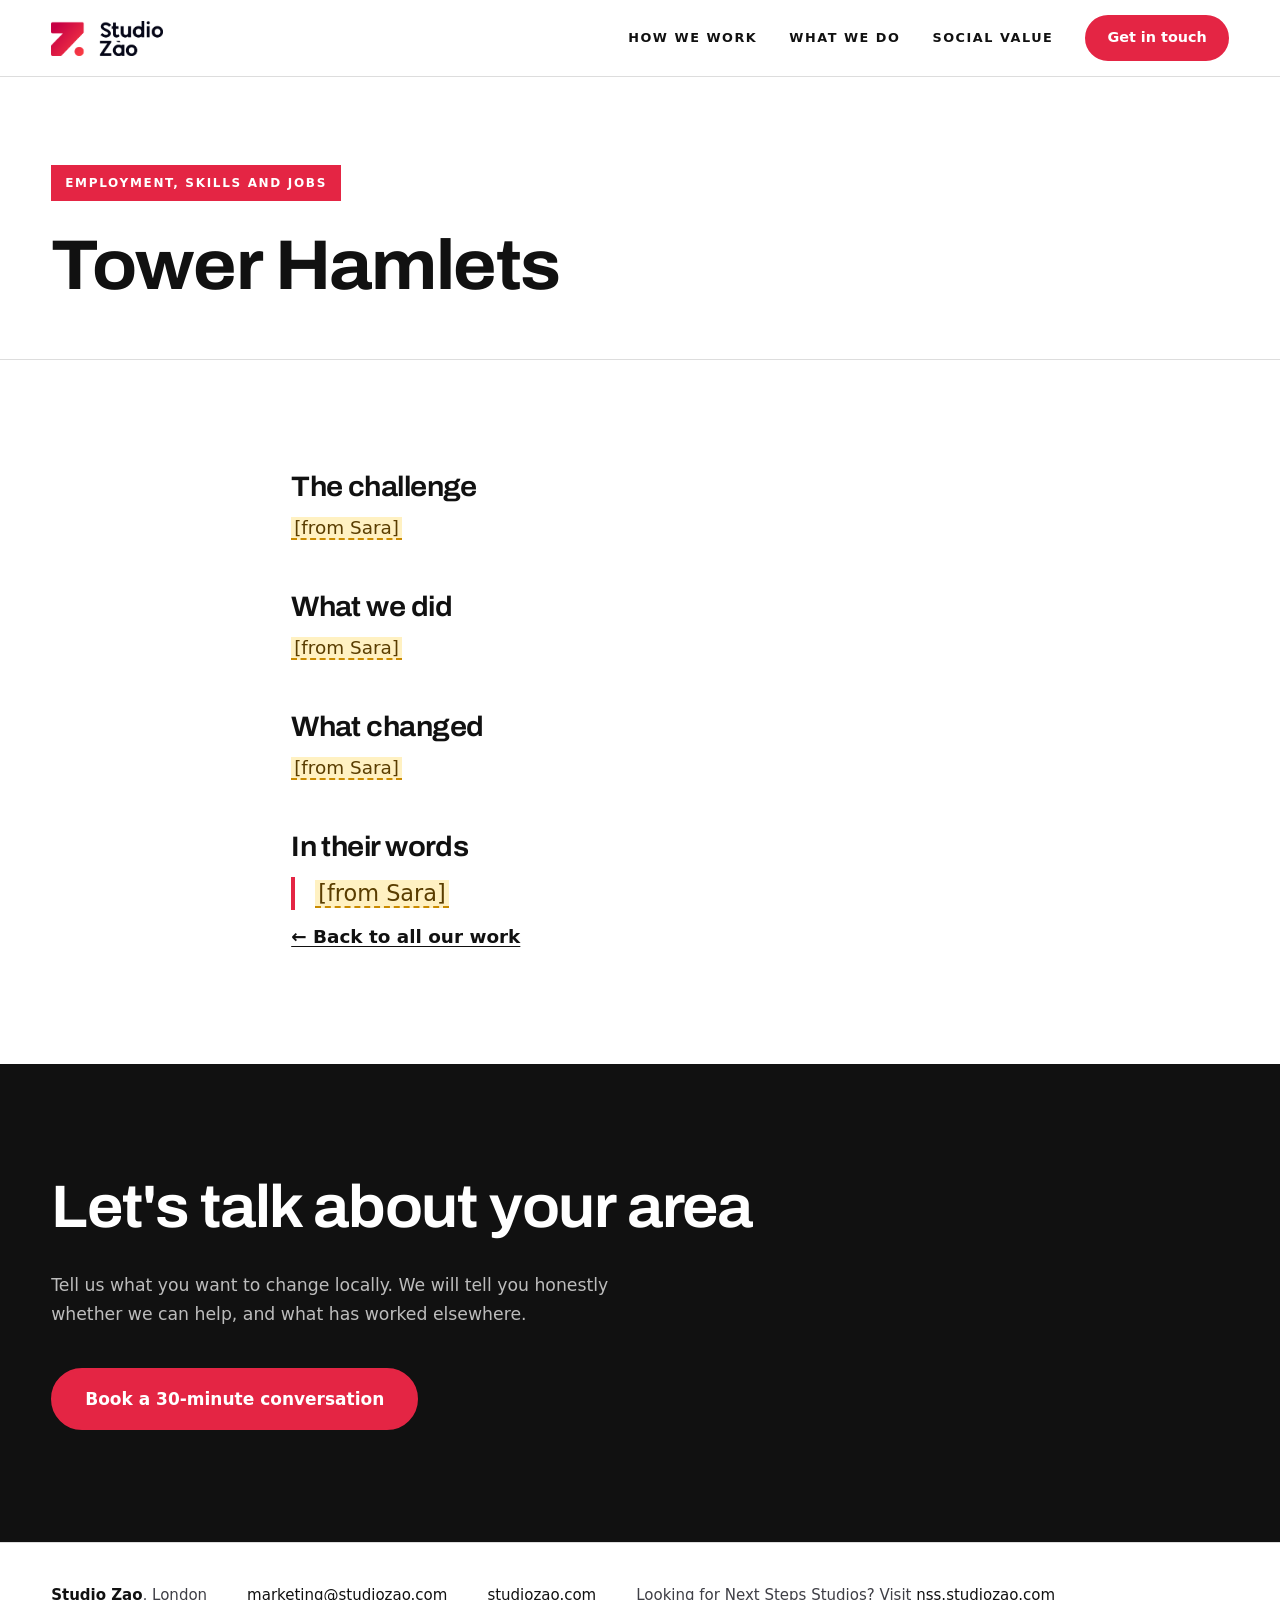
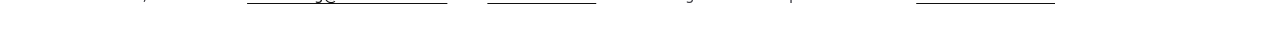
<file: case-studies/tower-hamlets.html>
<!doctype html>
<html lang="en-GB">
<head>
<meta charset="utf-8">
<meta name="viewport" content="width=device-width, initial-scale=1">
<title>Tower Hamlets | Local economic prosperity | Studio Zao</title>
<meta name="description" content="Case study: Tower Hamlets. Employment, skills and jobs by Studio Zao.">
<link rel="preconnect" href="https://fonts.googleapis.com"><link rel="preconnect" href="https://fonts.gstatic.com" crossorigin><link href="https://fonts.googleapis.com/css2?family=Archivo:wdth,wght@100..125,500..900&display=swap" rel="stylesheet"><link rel="preconnect" href="https://api.fontshare.com"><link href="https://api.fontshare.com/v2/css?f[]=satoshi@400,500,700&display=swap" rel="stylesheet">
<link rel="stylesheet" href="../styles.css">
<script>document.documentElement.classList.add('js')</script>
</head>
<body>
<a class="skip" href="#main">Skip to content</a>
<header class="site-header">
  <div class="wrap bar">
    <a class="brand" href="../index.html"><img src="../assets/studiozao-logo.png" alt="Studio Zao" width="113" height="35"></a>
    <nav aria-label="Main">
      <a href="../index.html#how">How we work</a>
      <a href="../index.html#what">What we do</a>
      <a href="../index.html#value">Social value</a>
      <a class="btn btn-small" href="../index.html#contact">Get in touch</a>
    </nav>
  </div>
</header>
<main id="main">
<section class="hero hero-case">
  <div class="wrap">
    <p class="label"><a href="../index.html#skills">Employment, skills and jobs</a></p>
    <h1>Tower Hamlets</h1>
  </div>
</section>
<section class="section">
  <div class="wrap case">
    <h2>The challenge</h2><p><span class="ph">[from Sara]</span></p>
    <h2>What we did</h2><p><span class="ph">[from Sara]</span></p>
    <h2>What changed</h2><p><span class="ph">[from Sara]</span></p>
    
    
    <h2>In their words</h2><blockquote class="pull"><span class="ph">[from Sara]</span></blockquote>
    <p class="back"><a href="../index.html#what">&larr; Back to all our work</a></p>
  </div>
</section>
<section class="cta">
  <div class="wrap">
    <h2>Let's talk about your area</h2>
    <p class="lede">Tell us what you want to change locally. We will tell you honestly whether we can help, and what has worked elsewhere.</p>
    <div class="actions"><a class="btn btn-light" href="mailto:chris@studiozao.com?subject=Local%20economic%20prosperity%3A%2030-minute%20conversation">Book a 30-minute conversation</a></div>
  </div>
</section>
</main>
<footer class="site-footer">
  <div class="wrap foot">
    <p><strong>Studio Zao</strong>, London</p>
    <p><a href="mailto:marketing@studiozao.com">marketing@studiozao.com</a></p>
    <p><a href="https://studiozao.com">studiozao.com</a></p>
    <p>Looking for Next Steps Studios? Visit <a href="https://nss.studiozao.com">nss.studiozao.com</a></p>
  </div>
</footer>
<script>
(function(){
  if(!('IntersectionObserver' in window))return;
  var io=new IntersectionObserver(function(es){es.forEach(function(e){if(e.isIntersecting){e.target.classList.add('in');io.unobserve(e.target);}})},{rootMargin:'0px 0px -8% 0px'});
  document.querySelectorAll('.reveal').forEach(function(el){io.observe(el)});
})();
</script>
</body>
</html>
</file>
<file: styles.css>
/* Local economic prosperity: Studio Zao microsite.
   Colours, fonts and spacing follow the Create East Sussex site
   (create-east-sussex.studiozao.com): near-black and greys on white,
   Studio Zao red as the only colour. Archivo for headings, Satoshi for
   everything else. */

:root {
  --white: #ffffff;
  --paper: #ffffff;
  --paper-2: #f4f4f5;
  --ink: #111111;
  --ink-2: #3f3f46;
  --ink-3: #6b6b72;
  --line: rgba(17, 17, 17, 0.14);
  --line-strong: rgba(17, 17, 17, 0.28);
  --red: #e42544;
  --red-hover: #c51d38;
  --on-dark-dim: rgba(255, 255, 255, 0.72);

  --ph-bg: #fff1c2;
  --ph-line: #c98a00;

  --display: "Archivo", ui-sans-serif, system-ui, sans-serif;
  --body: "Satoshi", ui-sans-serif, system-ui, -apple-system, "Segoe UI", sans-serif;

  --wrap-max: 1280px;
  --wrap-pad: clamp(1.25rem, 4vw, 3.5rem);
  --ease-out: cubic-bezier(0.16, 1, 0.3, 1);
}
@media (min-width: 1200px) { :root { --wrap-max: 1400px; } }

*, *::before, *::after { box-sizing: border-box; }
html { scroll-behavior: smooth; scroll-padding-top: 5.5rem; overflow-x: clip; }
body {
  margin: 0;
  background: var(--paper);
  color: var(--ink-2);
  font: 400 1.0625rem/1.65 var(--body);
  -webkit-font-smoothing: antialiased;
  overflow-x: clip;
}
img { max-width: 100%; display: block; }
a { color: inherit; text-underline-offset: 3px; }
:focus-visible { outline: 3px solid var(--red); outline-offset: 3px; }

.wrap { max-width: var(--wrap-max); margin: 0 auto; padding-inline: var(--wrap-pad); }
@media (max-width: 600px) { .wrap { padding-inline: 16px; } }

.skip { position: absolute; left: -9999px; top: 0; background: var(--ink); color: #fff; padding: 10px 14px; z-index: 300; }
.skip:focus { left: 8px; top: 8px; }

/* Placeholders: kept visible on purpose until real content arrives */
.ph {
  background: var(--ph-bg);
  border-bottom: 2px dashed var(--ph-line);
  padding: 0 3px;
  color: #5a3d00;
  font-weight: 500;
  font-style: normal;
}

/* Headings: the only place the display face appears */
h1, h2, h3, h4 {
  font-family: var(--display);
  font-variation-settings: "wdth" 105;
  font-weight: 650;
  color: var(--ink);
  line-height: 1.05;
  letter-spacing: -0.02em;
  margin: 0;
  overflow-wrap: anywhere;
}

/* Header */
.site-header {
  position: sticky; top: 0; z-index: 200;
  background: rgba(255, 255, 255, 0.94);
  backdrop-filter: blur(8px);
  border-bottom: 1px solid var(--line);
}
.bar { display: flex; align-items: center; justify-content: space-between; min-height: 4.75rem; gap: 16px; }
.brand img { height: 35px; width: auto; }
nav { display: flex; align-items: center; gap: 32px; }
nav a {
  color: var(--ink); text-decoration: none; font-weight: 700;
  font-size: 0.8rem; letter-spacing: 0.12em; text-transform: uppercase;
}
nav a:hover { color: var(--red); }
@media (max-width: 860px) { nav a:not(.btn) { display: none; } }

/* Buttons */
.btn {
  display: inline-block; text-decoration: none; font-weight: 700; font-size: 1.0625rem;
  background: var(--red); color: #fff; padding: 15px 32px; border-radius: 999px;
  border: 2px solid var(--red); transition: background .2s var(--ease-out), border-color .2s var(--ease-out), color .2s;
  letter-spacing: 0; text-transform: none;
}
.btn:hover { background: var(--red-hover); border-color: var(--red-hover); color: #fff; }
nav .btn { font-size: 0.9rem; padding: 9px 20px; color: #fff; letter-spacing: 0; text-transform: none; }
nav .btn:hover { color: #fff; }
.btn-ghost { background: transparent; color: var(--ink); border-color: var(--line-strong); }
.btn-ghost:hover { background: var(--ink); border-color: var(--ink); color: #fff; }
.btn-light { background: var(--red); border-color: var(--red); color: #fff; }
.btn-ghost-light { background: transparent; border-color: rgba(255,255,255,.6); color: #fff; }
.btn-ghost-light:hover { background: #fff; border-color: #fff; color: var(--ink); }
.actions { display: flex; flex-wrap: wrap; gap: 12px; margin-top: 40px; }

/* Hero */
.hero { padding: 112px 0 104px; border-bottom: 1px solid var(--line); }
.label {
  display: inline-block; margin: 0 0 28px;
  background: var(--red); color: #fff;
  font: 700 0.75rem/1 var(--body); letter-spacing: 0.14em; text-transform: uppercase;
  padding: 12px 14px;
}
.label a { color: #fff; text-decoration: none; }
h1 { font-size: clamp(3rem, 9vw, 8rem); max-width: 13ch; font-weight: 700; }
.lede { font-size: clamp(1.0625rem, 1.35vw, 1.3125rem); max-width: 56ch; color: var(--ink-2); margin: 32px 0 0; }
.hero-case { padding: 88px 0 56px; }
.hero-case h1 { font-size: clamp(2.4rem, 5.5vw, 4.5rem); max-width: 18ch; }

/* Sections */
.section { padding: 112px 0; }
.section.tint { background: var(--paper-2); }
h2 { font-size: clamp(2rem, 4.8vw, 3.75rem); }
.split { display: grid; grid-template-columns: 1fr 1.5fr; gap: 64px; align-items: start; }
@media (max-width: 900px) { .split { grid-template-columns: 1fr; gap: 24px; } .section { padding: 72px 0; } .hero { padding: 72px 0; } }
.big { font-size: clamp(1.15rem, 1.5vw, 1.375rem); line-height: 1.55; color: var(--ink); margin: 0 0 20px; }
.split p { margin: 0 0 16px; max-width: 66ch; }
.small { font-size: .9375rem; }

.places { list-style: none; padding: 0; margin: 28px 0 0; display: flex; flex-wrap: wrap; gap: 8px; }
.places li { border: 1px solid var(--line-strong); border-radius: 999px; padding: 6px 16px; font-weight: 500; font-size: .9375rem; color: var(--ink); }

/* How we work */
.how { list-style: none; padding: 0; margin: 56px 0 0; display: grid; grid-template-columns: repeat(3, 1fr); gap: 48px 40px; counter-reset: how; }
.how li { counter-increment: how; border-top: 1px solid var(--line-strong); padding-top: 20px; position: relative; }
.how li::after { content: ""; position: absolute; top: -1px; left: 0; width: 56px; height: 3px; background: var(--red); }
.how li::before { content: "0" counter(how); font: 700 .8rem var(--body); color: var(--red); letter-spacing: .12em; }
.how h3 { font-size: clamp(1.25rem, 1.8vw, 1.625rem); margin: 10px 0; }
.how p { margin: 0; }
@media (max-width: 900px) { .how { grid-template-columns: 1fr 1fr; } }
@media (max-width: 560px) { .how { grid-template-columns: 1fr; gap: 32px; } }

/* Strands connection list */
.links { list-style: none; padding: 0; margin: 8px 0 24px; }
.links li { display: grid; grid-template-columns: 7.5rem 1.5rem 1fr; gap: 8px; align-items: baseline; padding: 16px 0; border-bottom: 1px solid var(--line); color: var(--ink); }
.links li:first-child { border-top: 1px solid var(--line); }
.from { font-weight: 700; color: var(--red); text-transform: uppercase; font-size: .8rem; letter-spacing: .12em; }
.arrow { color: var(--ink-3); }
@media (max-width: 480px) { .links li { grid-template-columns: 1fr; gap: 2px; } .arrow { display: none; } }

/* Strands and cards */
.strand { margin-top: 72px; }
.strand-head { display: grid; grid-template-columns: 4.5rem 1fr; column-gap: 16px; max-width: 820px; }
.strand-head .num { grid-row: span 2; margin: 0; font: 700 1.75rem/1.1 var(--display); color: var(--red); }
.strand-head h3 { font-size: clamp(1.5rem, 2.6vw, 2.1rem); }
.strand-head p:last-child { margin: 10px 0 0; }
.cards { display: grid; grid-template-columns: 1fr 1fr; gap: 24px; margin-top: 32px; }
@media (max-width: 760px) { .cards { grid-template-columns: 1fr; } .strand-head { grid-template-columns: 1fr; } .strand-head .num { grid-row: auto; } }
.card {
  background: var(--white); border: 1px solid var(--line); border-radius: 2px;
  padding: 32px; display: flex; flex-direction: column; gap: 14px; position: relative;
  transition: box-shadow .3s var(--ease-out);
}
.card::before { content: ""; position: absolute; top: -1px; left: -1px; width: 110px; height: 4px; background: var(--red); transition: width .4s var(--ease-out); }
.card:hover { box-shadow: 0 18px 40px -28px rgba(17,17,17,.45); }
.card:hover::before { width: calc(100% + 2px); }
.card h4 { font-size: clamp(1.25rem, 1.8vw, 1.625rem); }
.card h4 a { color: var(--ink); text-decoration: none; }
.card h4 a:hover { color: var(--red); }
.card dl { margin: 0; display: grid; gap: 4px; padding-top: 14px; border-top: 1px solid var(--line); }
.card dt { font-size: .75rem; text-transform: uppercase; letter-spacing: .12em; font-weight: 700; color: var(--red); margin-top: 10px; }
.card dd { margin: 0; }
.proof { margin: 0; padding: 14px 16px; border-left: 3px solid var(--red); background: var(--paper-2); font-style: italic; }
p.proof { font-style: normal; }
.k { display: block; font: 700 .72rem var(--body); text-transform: uppercase; letter-spacing: .12em; color: var(--ink-3); font-style: normal; margin-bottom: 2px; }
.ext { font-weight: 700; color: var(--red); }
.more { margin-top: auto; font-weight: 700; text-decoration: none; color: var(--ink); padding-top: 8px; }
.more:hover { color: var(--red); }

/* Case page */
.case { max-width: 800px; }
.case h2 { font-size: clamp(1.4rem, 2.2vw, 1.875rem); margin-top: 48px; }
.case h2:first-child { margin-top: 0; }
.case p { font-size: 1.15rem; margin: 12px 0 0; }
.pull { margin: 16px 0 0; font: 500 1.4rem/1.45 var(--body); color: var(--ink); border-left: 4px solid var(--red); padding-left: 20px; }
.back { margin-top: 56px; }
.back a { font-weight: 700; color: var(--ink); }

/* CTA band */
.cta { background: var(--ink); color: #fff; padding: 112px 0; }
.cta h2 { color: #fff; }
.cta .lede { color: var(--on-dark-dim); }
.cta .small { margin-top: 20px; color: var(--on-dark-dim); }
.ph-note { margin: 16px 0 0; font-size: .9375rem; color: var(--on-dark-dim); }

/* Footer */
.site-footer { background: var(--white); color: var(--ink-2); padding: 40px 0; font-size: .9375rem; border-top: 1px solid var(--line); }
.site-footer a { color: var(--ink); font-weight: 500; }
.site-footer strong { color: var(--ink); }
.foot { display: flex; flex-wrap: wrap; gap: 8px 40px; }
.foot p { margin: 0; }

/* Reveal: content is visible without JS; only animates when JS is on */
.js .reveal { opacity: 0; transform: translateY(16px); transition: opacity .8s var(--ease-out), transform .8s var(--ease-out); }
.js .reveal.in { opacity: 1; transform: none; }
@media (prefers-reduced-motion: reduce) {
  html { scroll-behavior: auto; }
  .js .reveal { opacity: 1; transform: none; transition: none; }
  .btn, .card, .card::before { transition: none; }
}
</file>
